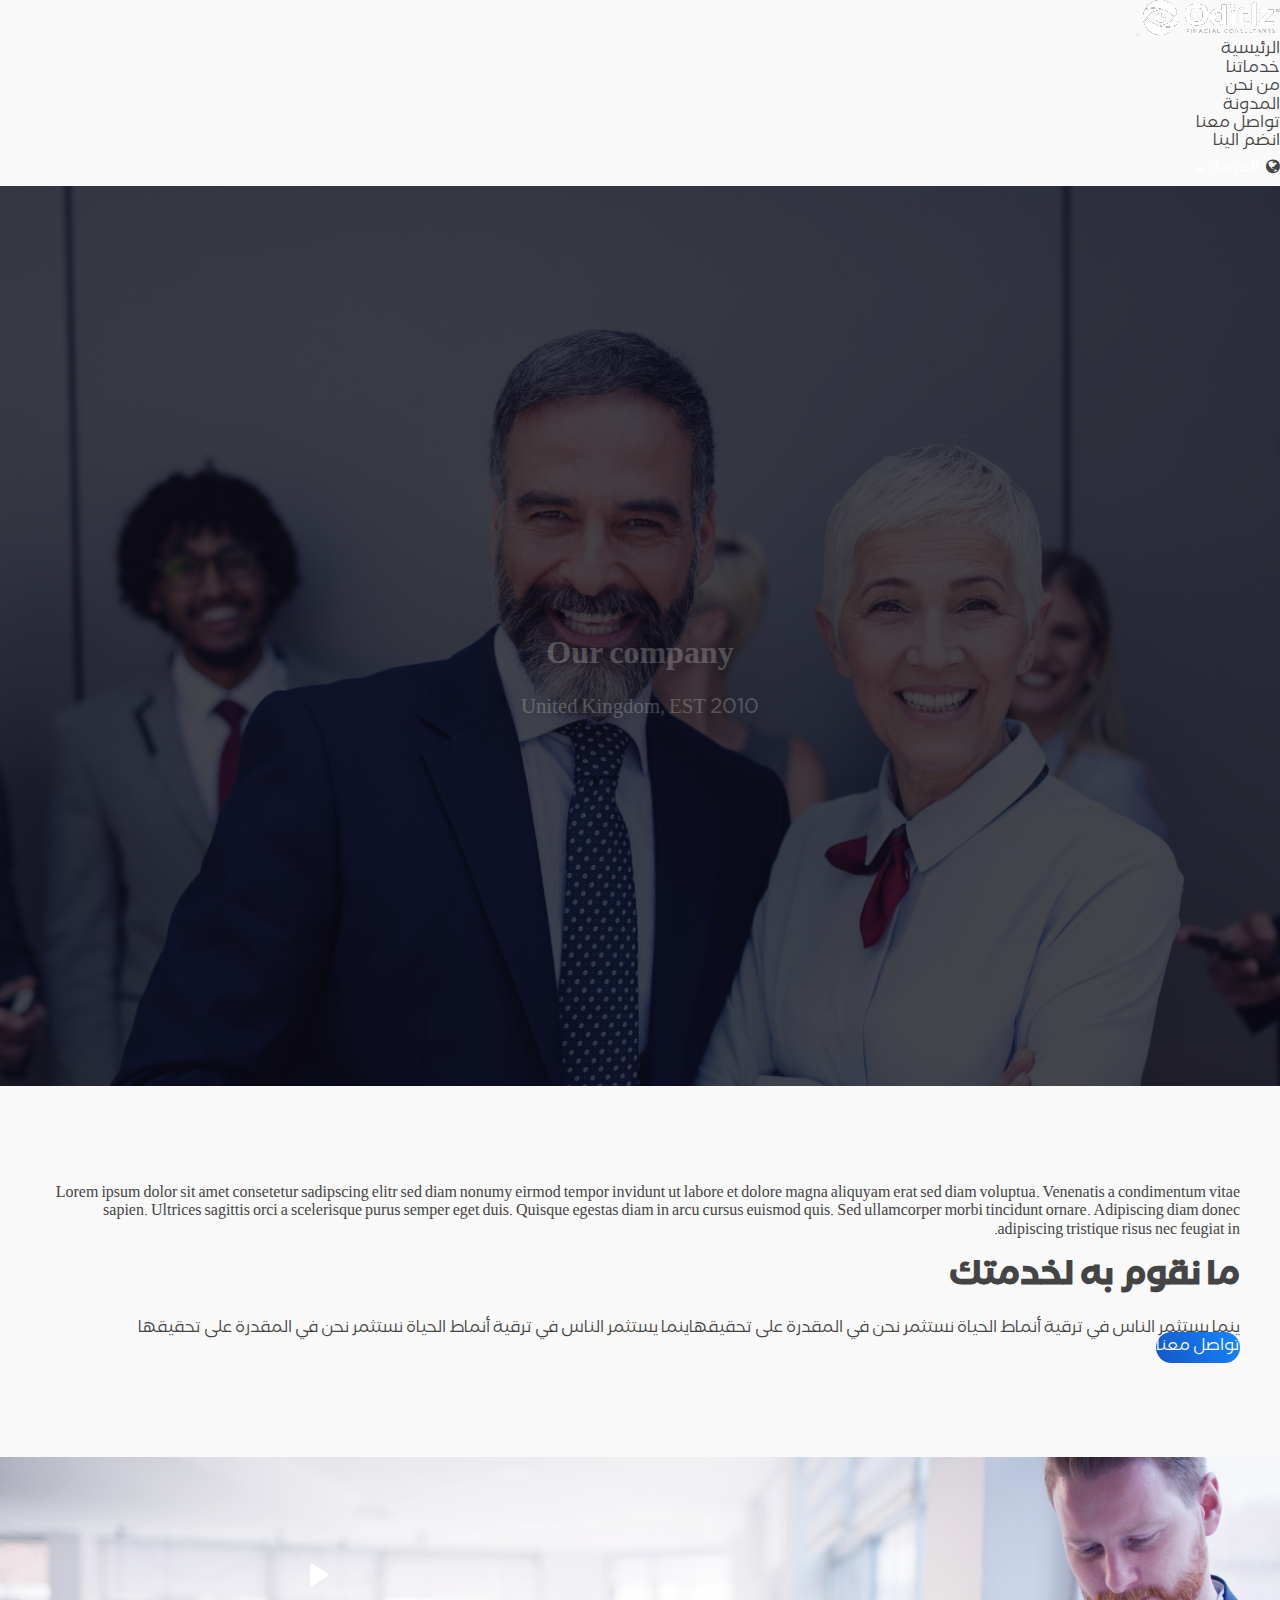
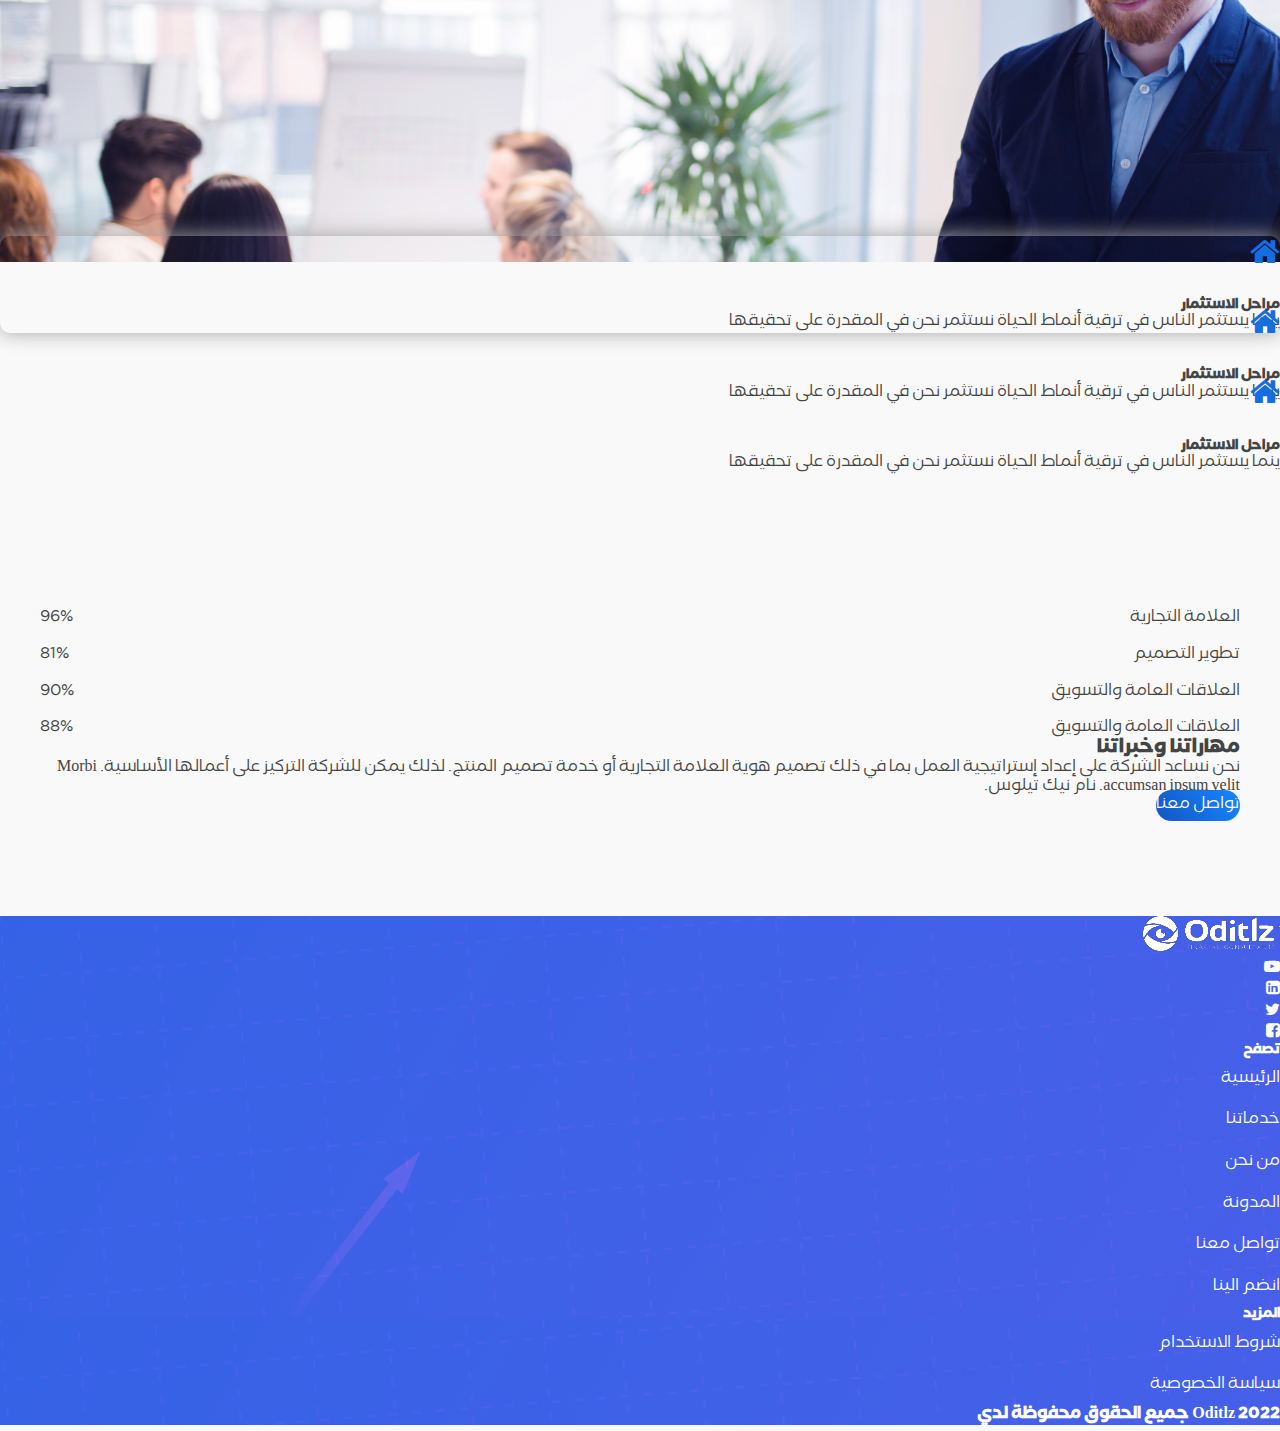
<file: about.html>
<!DOCTYPE html>
<html lang="ar" dir="rtl">

<head>
    <meta charset="UTF-8">
    <meta http-equiv="X-UA-Compatible" content="IE=edge">
    <meta name="viewport" content="width=device-width, initial-scale=1.0">
    <link rel="stylesheet" href="https://maxcdn.bootstrapcdn.com/font-awesome/4.6.3/css/font-awesome.min.css">
    <!--

            <link rel="stylesheet" href="https://cdn.jsdelivr.net/npm/bootstrap@4.6.1/dist/css/bootstrap.min.css"
        integrity="sha384-zCbKRCUGaJDkqS1kPbPd7TveP5iyJE0EjAuZQTgFLD2ylzuqKfdKlfG/eSrtxUkn" crossorigin="anonymous">

    -->
    <link rel="stylesheet" href="https://cdn.rtlcss.com/bootstrap/v4.5.3/css/bootstrap.min.css"
        integrity="sha384-JvExCACAZcHNJEc7156QaHXTnQL3hQBixvj5RV5buE7vgnNEzzskDtx9NQ4p6BJe" crossorigin="anonymous">
    <link rel="stylesheet" href="./assets/css/Normalizer.css">
    <link rel="stylesheet" href="./assets/css/style.css">
    <link rel="icon" type="image/x-icon" href="./assets/imgs/logo.ico">


    <title>oditlz | About</title>
</head>

<body>
    <nav class="navbar navbar-expand-md fixed-top navbar-dark">
        <div class="container">
            <a class="navbar-brand" href="./index.html">
                <img src="./assets/imgs/B&W horizontal logo.png" alt="" loading="lazy">
            </a>
            <button class="navbar-toggler" type="button" data-toggle="collapse" data-target="#navbarCollapse"
                aria-controls="navbarCollapse" aria-expanded="false" aria-label="Toggle navigation">
                <span class="navbar-toggler-icon"></span>
            </button>
            <div class="collapse navbar-collapse" id="navbarCollapse">
                <ul class="navbar-nav mr-auto">
                    <li class="nav-item">
                        <a class="nav-link" href="./index.html">الرئيسية <span class="sr-only">(current)</span></a>
                    </li>
                    <li class="nav-item">
                        <a class="nav-link" href="./services.html">خدماتنا</a>
                    </li>
                    <li class="nav-item active">
                        <a class="nav-link" href="./about.html">من نحن</a>
                    </li>
                    <li class="nav-item">
                        <a class="nav-link" href="./blog.html">المدونة</a>
                    </li>
                    <li class="nav-item">
                        <a class="nav-link" href="./contacts.html">تواصل معنا</a>
                    </li>
                    <li class="nav-item">
                        <a class="nav-link" href="./team.html">انضم الينا</a>
                    </li>
                </ul>
                <form class="form-inline mt-2 mt-md-0">

                    <div class="form-group">
                        <label>
                            <i class="fa fa-globe text-white"></i>
                        </label>
                        <select class="form-control">
                            <option>العربية</option>
                            <option>EN</option>
                        </select>
                    </div>
                </form>
            </div>
        </div>

    </nav>

    <section class="hero about">
        <div class="content">
            <div class="header">
                <h1>Our company</h1>
                <p>
                    United Kingdom, EST 2010
                </p>

            </div>

        </div>
    </section>









    <section class="about-myself">
        <div class="container">
            <div class="row">

                <div class="col-md-6">
                    <p>Lorem ipsum dolor sit amet consetetur sadipscing elitr sed diam nonumy eirmod tempor invidunt ut
                        labore et dolore magna aliquyam erat sed diam voluptua. Venenatis a condimentum vitae sapien.
                        Ultrices sagittis orci a scelerisque purus semper eget duis. Quisque egestas diam in arcu cursus
                        euismod quis. Sed ullamcorper morbi tincidunt ornare. Adipiscing diam donec adipiscing tristique
                        risus nec feugiat in.</p>
                </div>
                <div class="col-md-6">
                    <h1>ما نقوم به لخدمتك</h1>
                    <p>ينما يستثمر الناس في ترقية أنماط الحياة نستثمر نحن في المقدرة على تحقيقهاينما يستثمر الناس في
                        ترقية أنماط الحياة نستثمر نحن في المقدرة على تحقيقها</p>
                    <a href="./contacts.html" class="btn btn-custom-scoundary">
                        تواصل معنا
                    </a>
                </div>
            </div>
        </div>
    </section>
    <section class="about-myself fabout">


        <div class="row"></div>
    </section>
    <section class="fourth-about">
        <div class="container">
            <div class="row text-center">
                <div class="col-md-12">
                    <div class="row">
                        <div class="col-md-4 ">
                            <div class="card box-shadow">
                                <div class="card-body">
                                    <h1>
                                        <i class="fa fa-home" aria-hidden="true"></i>
                                    </h1>
                                    <h5>مراحل الاستثمار</h5>
                                    <p>ينما يستثمر الناس في ترقية أنماط الحياة نستثمر نحن في المقدرة على تحقيقها
                                    </p>
                                </div>
                            </div>
                        </div>
                        <div class="col-md-4">
                            <div class="card">
                                <div class="card-body">
                                    <h1>
                                        <i class="fa fa-home" aria-hidden="true"></i>
                                    </h1>
                                    <h5>مراحل الاستثمار</h5>
                                    <p>ينما يستثمر الناس في ترقية أنماط الحياة نستثمر نحن في المقدرة على تحقيقها
                                    </p>
                                </div>
                            </div>
                        </div>
                        <div class="col-md-4">
                            <div class="card">
                                <div class="card-body">
                                    <h1>
                                        <i class="fa fa-home" aria-hidden="true"></i>
                                    </h1>
                                    <h5>مراحل الاستثمار</h5>
                                    <p>ينما يستثمر الناس في ترقية أنماط الحياة نستثمر نحن في المقدرة على تحقيقها
                                    </p>
                                </div>
                            </div>
                        </div>
                    </div>
                </div>




            </div>


        </div>

        <div class="row">

        </div>
        <div class="row">

        </div>
    </section>

    <br> <br>



    <section class="about-myself ">
        <div class="container">
            <div class="row">
                <div class="col-md-6">
                    العلامة التجارية <span class="pull-left">96%</span>
                    <div class="progress">
                        <div class="progress-bar" role="progressbar" style="width: 96%" aria-valuenow="96"
                            aria-valuemin="0" aria-valuemax="100"></div>
                    </div>
                    <br>
                    تطوير التصميم <span class="pull-left">81%</span>
                    <div class="progress">
                        <div class="progress-bar" role="progressbar" style="width: 75%" aria-valuenow="75"
                            aria-valuemin="0" aria-valuemax="100"></div>
                    </div>
                    <br>
                    العلاقات العامة والتسويق <span class="pull-left">90%</span>
                    <div class="progress">
                        <div class="progress-bar" role="progressbar" style="width: 90%" aria-valuenow="90"
                            aria-valuemin="0" aria-valuemax="100"></div>
                    </div>
                    <br>
                    العلاقات العامة والتسويق <span class="pull-left">88%</span>
                    <div class="progress">
                        <div class="progress-bar" role="progressbar" style="width: 88%" aria-valuenow="88"
                            aria-valuemin="0" aria-valuemax="100"></div>
                    </div>
                </div>
                <div class="col-md-6">
                    <h3>مهاراتنا وخبراتنا</h3>
                    <p>
                        نحن نساعد الشركة على إعداد إستراتيجية العمل بما في ذلك تصميم هوية العلامة التجارية أو خدمة تصميم
                        المنتج. لذلك يمكن للشركة التركيز على أعمالها الأساسية. Morbi accumsan ipsum velit. نام نيك
                        تيلوس.
                    </p>
                    <a href="./contacts.html" class="btn btn-custom-scoundary">
                        تواصل معنا
                    </a>
                </div>

            </div>
        </div>
    </section>


    <footer>
        <div class="container">
            <div class="row p-5">
                <div class="col-md-3">
                    <div>
                        <img src="./assets/imgs/B&W horizontal logo.png">
                    </div>
                    <div class="row pt-3 text-white">
                        <div class=" col-2">
                            <i class="fa fa-youtube-play" aria-hidden="true"></i>
                        </div>
                        <div class="col-2">
                            <i class="fa fa-linkedin-square" aria-hidden="true"></i>
                        </div>
                        <div class="col-2">
                            <i class="fa fa-twitter" aria-hidden="true"></i>
                        </div>
                        <div class="col-2">
                            <i class="fa fa-facebook-square" aria-hidden="true"></i>
                        </div>
                    </div>
                </div>
                <div class="col-md-6">
                    <h5>تصفح</h5>
                    <div class="row">

                        <div class="col-md-6">
                            <ul>
                                <li>
                                    <a href="#">الرئيسية</a>
                                </li>
                                <li>
                                    <a href="#">خدماتنا</a>
                                </li>
                                <li>
                                    <a href="#">من نحن</a>
                                </li>

                            </ul>
                        </div>
                        <div class="col-md-6">
                            <ul>
                                <li>
                                    <a href="#">المدونة</a>
                                </li>
                                <li>
                                    <a href="#">تواصل معنا</a>
                                </li>
                                <li>
                                    <a href="#">انضم الينا</a>
                                </li>

                            </ul>
                        </div>
                    </div>
                </div>
                <div class="col-md-3">
                    <h5>المزيد</h5>
                    <ul>
                        <li>
                            <a href="#">شروط الاستخدام</a>
                        </li>
                        <li>
                            <a href="#">سياسة الخصوصية</a>
                        </li>

                    </ul>
                </div>

            </div>
            <div class="row pt-4 pb-5 text-center">
                <div class="col-md-12">
                    <h4>2022 Oditlz جميع الحقوق محفوظة لدي</h4>
                </div>
            </div>
        </div>


    </footer>






    <script src="https://code.jquery.com/jquery-2.2.4.min.js"></script>
    <script src="https://cdn.jsdelivr.net/npm/bootstrap@4.6.1/dist/js/bootstrap.bundle.min.js"
        integrity="sha384-fQybjgWLrvvRgtW6bFlB7jaZrFsaBXjsOMm/tB9LTS58ONXgqbR9W8oWht/amnpF" crossorigin="anonymous">
    </script>
    <script src="https://jacoblett.github.io/bootstrap4-latest/bootstrap-4-latest.min.js"></script>
    <script src="./assets/js/script.js"></script>

</body>

</html>
</file>
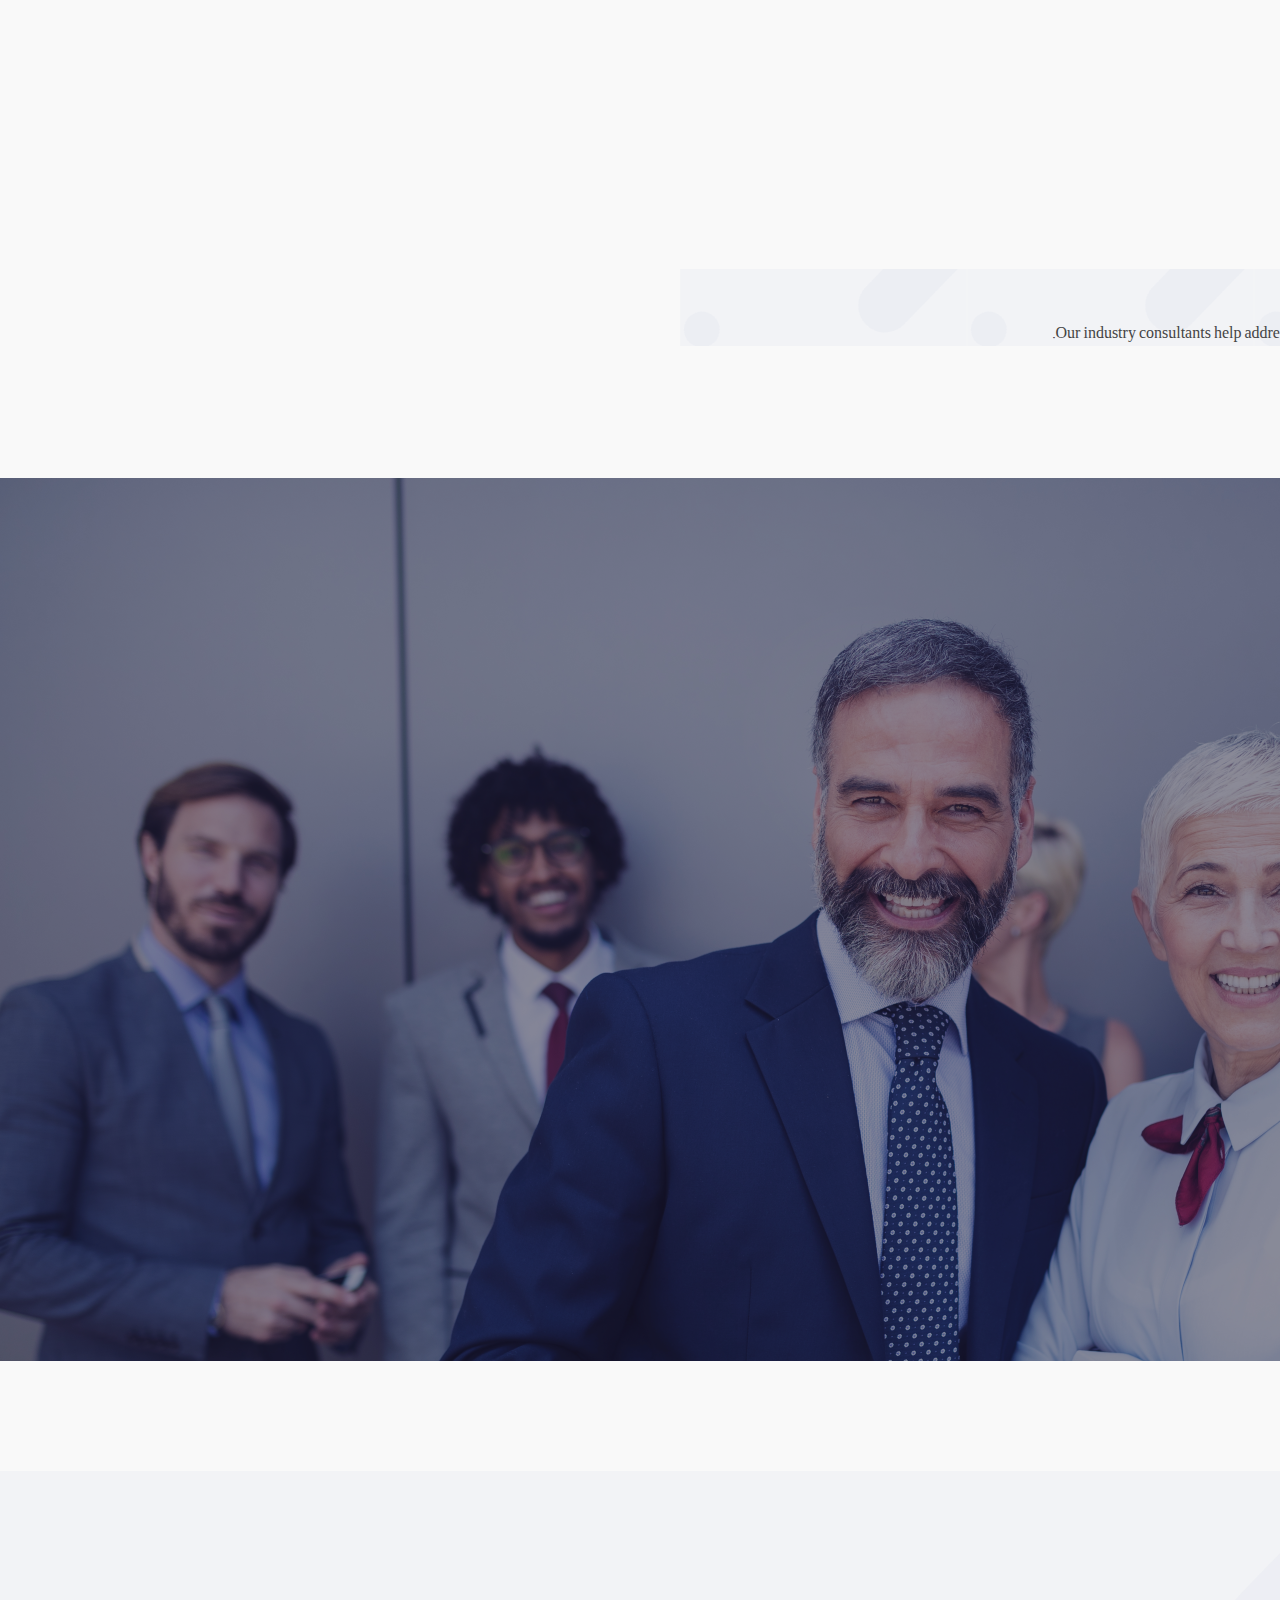
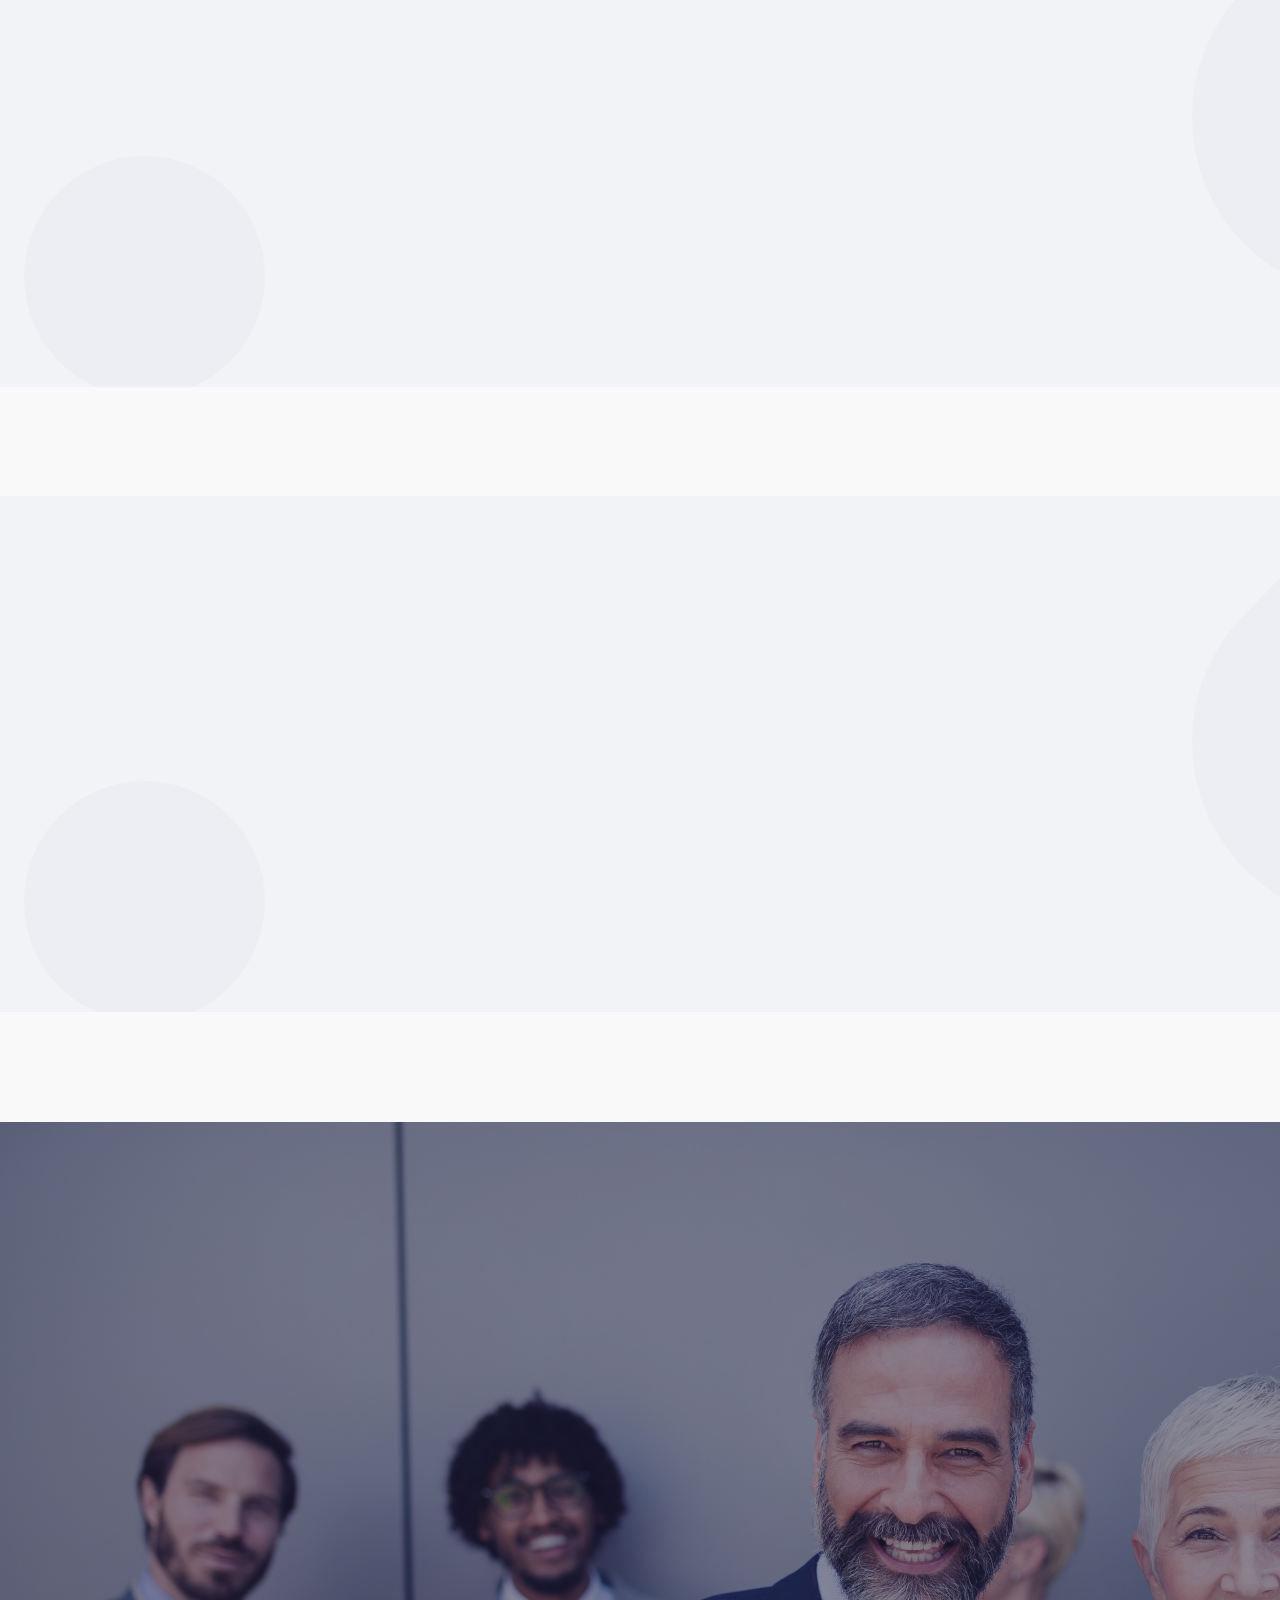
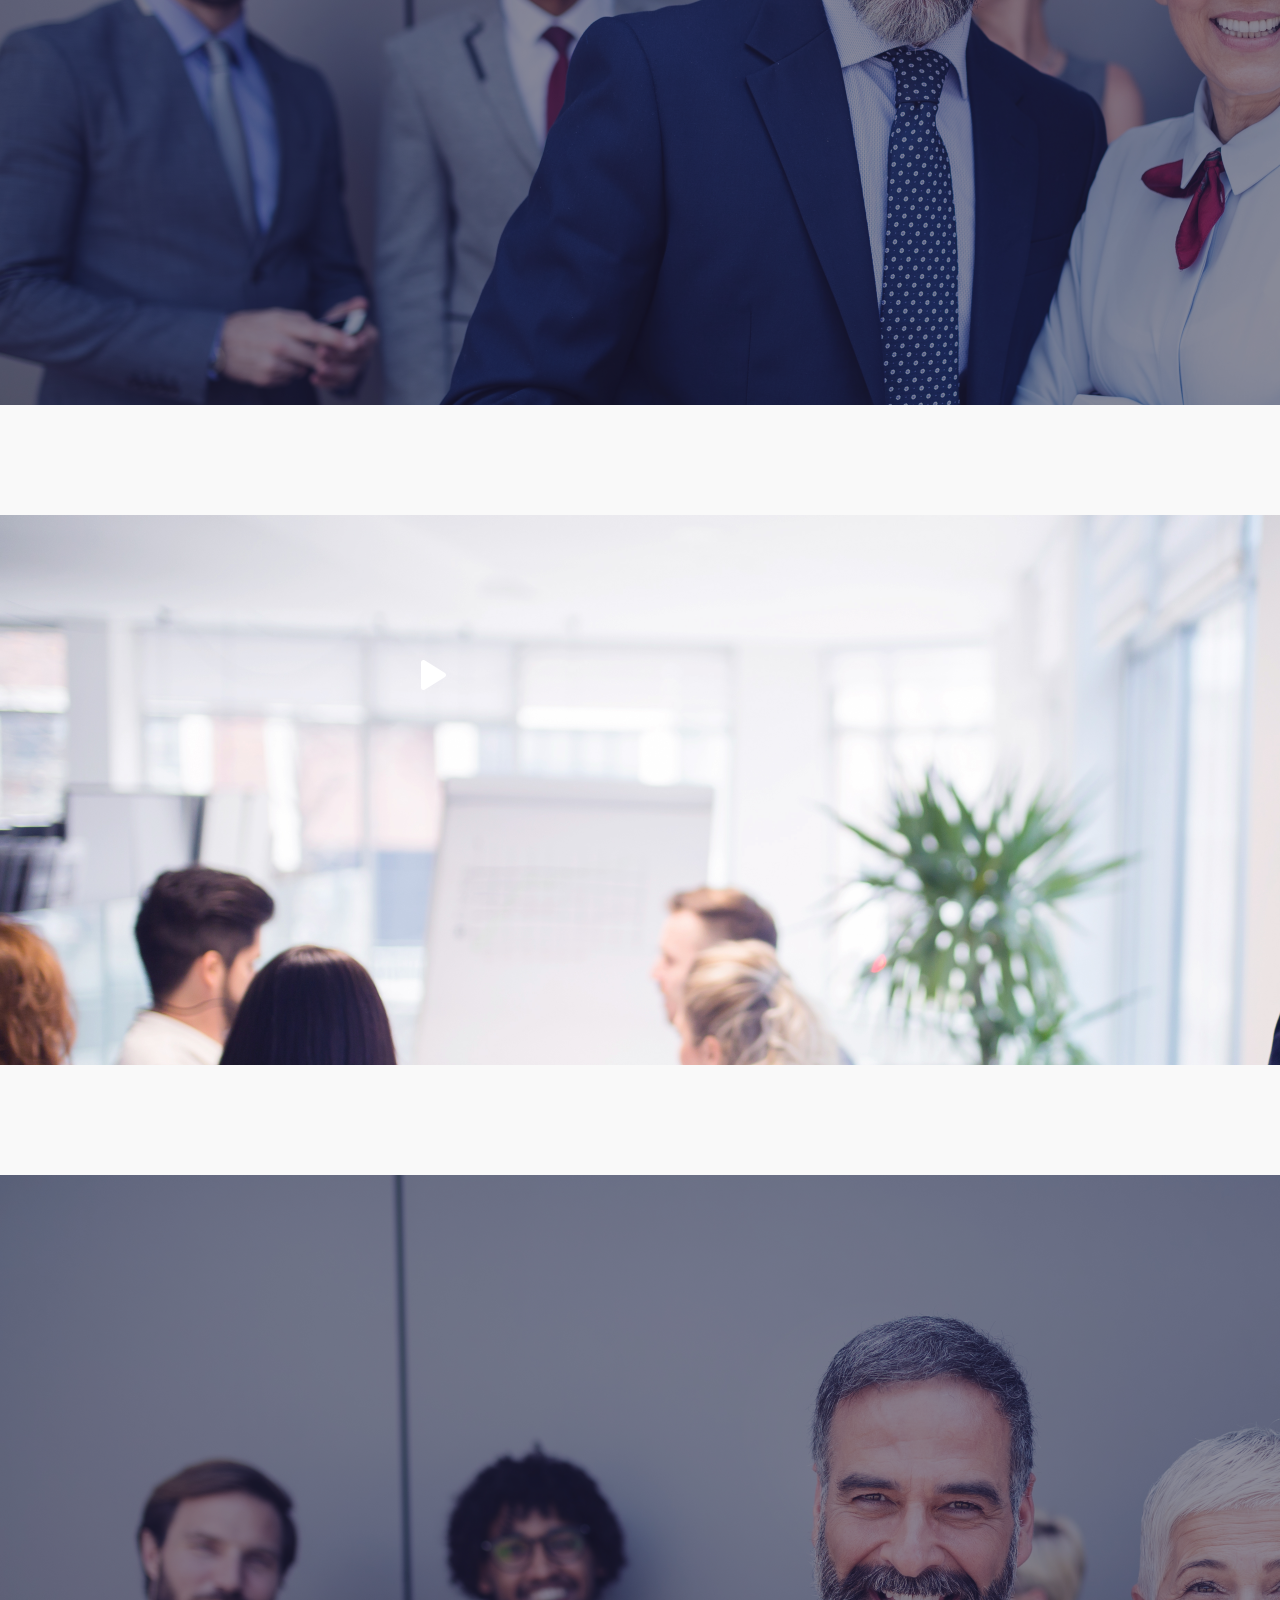
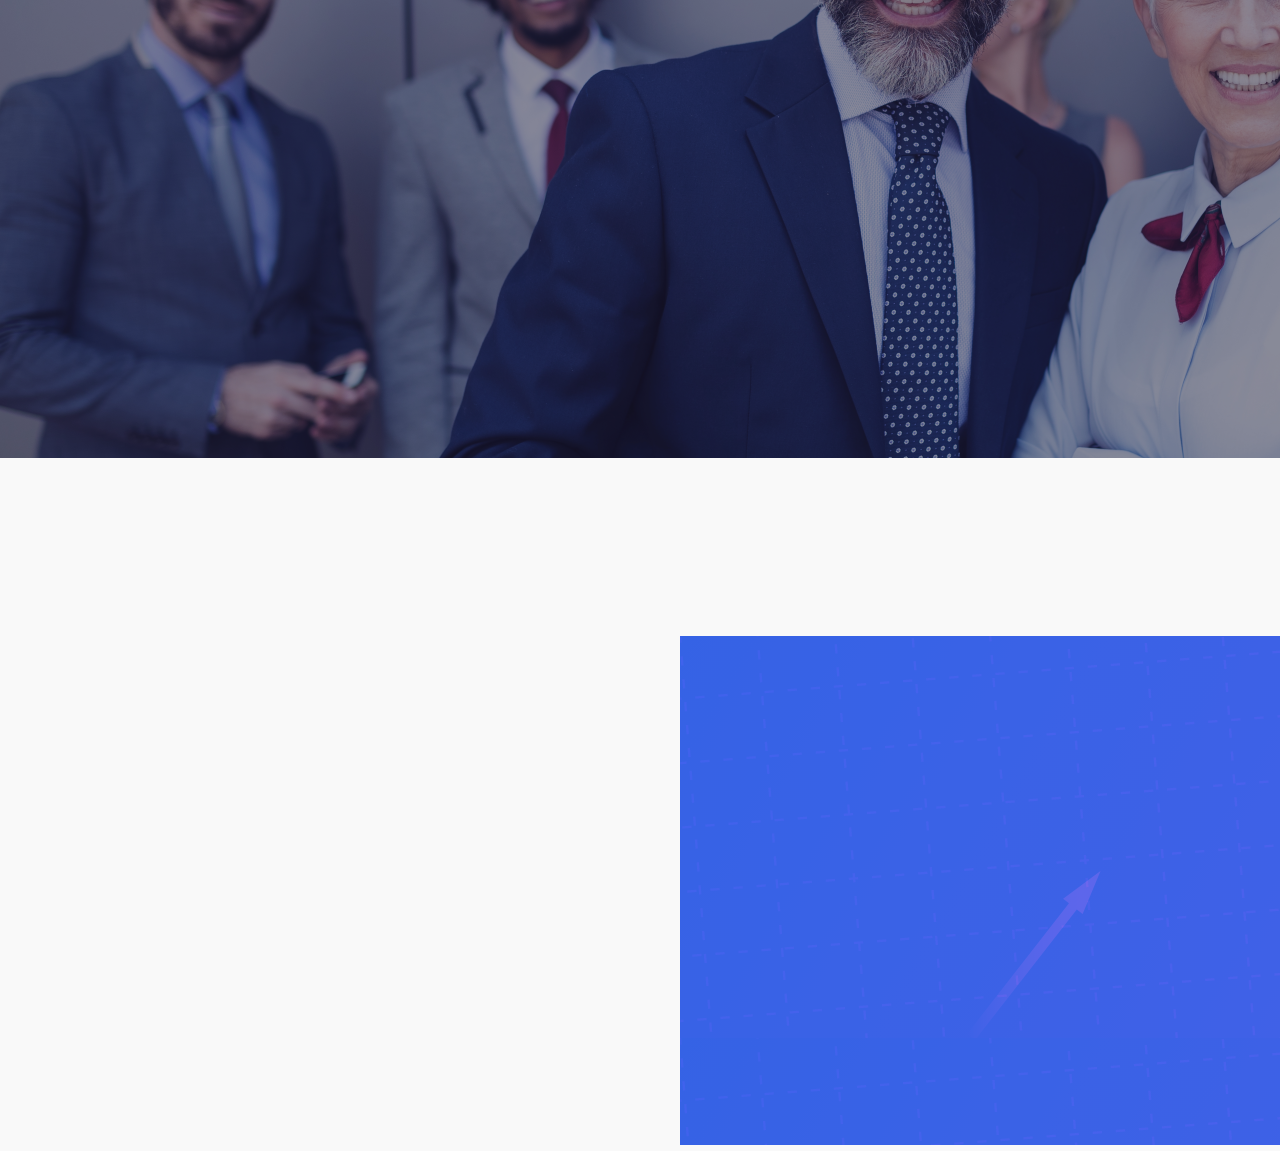
<file: blog.html>
<!DOCTYPE html>
<html lang="ar" dir="rtl">

<head>
    <meta charset="UTF-8">
    <meta http-equiv="X-UA-Compatible" content="IE=edge">
    <meta name="viewport" content="width=device-width, initial-scale=1.0">
    <link rel="stylesheet" href="https://maxcdn.bootstrapcdn.com/font-awesome/4.6.3/css/font-awesome.min.css">
    <!--

            <link rel="stylesheet" href="https://cdn.jsdelivr.net/npm/bootstrap@4.6.1/dist/css/bootstrap.min.css"
        integrity="sha384-zCbKRCUGaJDkqS1kPbPd7TveP5iyJE0EjAuZQTgFLD2ylzuqKfdKlfG/eSrtxUkn" crossorigin="anonymous">

    -->
    <link rel="stylesheet" href="https://cdn.rtlcss.com/bootstrap/v4.5.3/css/bootstrap.min.css"
        integrity="sha384-JvExCACAZcHNJEc7156QaHXTnQL3hQBixvj5RV5buE7vgnNEzzskDtx9NQ4p6BJe" crossorigin="anonymous">
    <link rel="stylesheet" href="./assets/css/Normalizer.css">
    <link rel="stylesheet" href="./assets/css/style.css">
    <link rel="icon" type="image/x-icon" href="./assets/imgs/logo.ico">

    <title>Oditlz | Blog</title>
</head>

<body>
    <nav class="navbar navbar-expand-md fixed-top navbar-dark bg-primary">
        <div class="container">
            <a class="navbar-brand" href="./index.html">
                <img src="./assets/imgs/B&W horizontal logo.png" alt="" loading="lazy">
            </a>
            <button class="navbar-toggler" type="button" data-toggle="collapse" data-target="#navbarCollapse"
                aria-controls="navbarCollapse" aria-expanded="false" aria-label="Toggle navigation">
                <span class="navbar-toggler-icon"></span>
            </button>
            <div class="collapse navbar-collapse" id="navbarCollapse">
                <ul class="navbar-nav mr-auto">
                    <li class="nav-item">
                        <a class="nav-link" href="./index.html">الرئيسية <span class="sr-only">(current)</span></a>
                    </li>
                    <li class="nav-item ">
                        <a class="nav-link" href="./services.html">خدماتنا</a>
                    </li>
                    <li class="nav-item ">
                        <a class="nav-link" href="./about.html">من نحن</a>
                    </li>
                    <li class="nav-item active">
                        <a class="nav-link" href="./blog.html">المدونة</a>
                    </li>
                    <li class="nav-item ">
                        <a class="nav-link" href="./contacts.html">تواصل معنا</a>
                    </li>
                    <li class="nav-item">
                        <a class="nav-link" href="./team.html">انضم الينا</a>
                    </li>
                </ul>
                <form class="form-inline mt-2 mt-md-0">

                    <div class="form-group">
                        <label>
                            <i class="fa fa-globe text-white"></i>
                        </label>
                        <select class="form-control">
                            <option>العربية</option>
                            <option>EN</option>
                        </select>
                    </div>
                </form>
            </div>
        </div>

    </nav>






    <section class="hero Contact">

        <div class="jumbotron jumbotron-fluid">
            <div class="container">
                <div class="row">
                    <div class="col-md-6">
                        <h1 class="">مدونتنا</h1>
                        <p class="lead">
                            Our industry consultants help address your most challenging issues by providing strategic,
                            financial, operational, human capital, and IT services.
                        </p>
                        <!-- <div>
                            <a href="#" class="btn btn-custom-scoundary">من نحن</a>
                            <a href="#" class="btn">انضم الينا</a>
                        </div> -->
                    </div>
                </div>
            </div>
        </div>
    </section>

    <section class="about-myself blogd">
        <div class="container">
            <div class="row">
                <div class="col-md-6">
                    <div class="card">
                        <img class="card-img-top" src="./assets/imgs/about.png" alt="Card image cap">
                        <div class="card-body text-center">
                            <h5 class="card-title">الخبر الاول</h5>
                            <p class="card-text">Some quick example text to build on the card title and make up the bulk
                                of the card's content.</p>
                            <a href="singleblog.html" class="btn btn-custom-scoundary">Read more</a>
                        </div>
                        <div class="card-footer text-muted">
                            <span class="float-right">
                                <a href="#">
                                    <span class="badge badge-pill badge-primary">Primary</span>
                                </a>
                                <a href="#">
                                    <span class="badge badge-pill badge-primary">Primary</span>
                                </a>
                                <a href="#">
                                    <span class="badge badge-pill badge-primary">Primary</span>
                                </a>
                            </span>
                            <span>
                                11 Nov 2022
                            </span>
                        </div>
                    </div>
                </div>
                <div class="col-md-6">
                    <div class="card">
                        <img class="card-img-top" src="./assets/imgs/ContactBG.svg" alt="Card image cap">
                        <div class="card-body text-center">
                            <h5 class="card-title">الخبر الاول</h5>
                            <p class="card-text">Some quick example text to build on the card title and make up the bulk
                                of the card's content.</p>
                            <a href="singleblog.html" class="btn btn-custom-scoundary">Read more</a>
                        </div>
                        <div class="card-footer text-muted">
                            <span class="float-right">
                                <a href="#">
                                    <span class="badge badge-pill badge-primary">Primary</span>
                                </a>
                                <a href="#">
                                    <span class="badge badge-pill badge-primary">Primary</span>
                                </a>
                                <a href="#">
                                    <span class="badge badge-pill badge-primary">Primary</span>
                                </a>
                            </span>
                            <span>
                                11 Nov 2022
                            </span>
                        </div>
                    </div>
                </div>
                <div class="col-md-6">
                    <div class="card">
                        <img class="card-img-top" src="./assets/imgs/ContactBG.svg" alt="Card image cap">
                        <div class="card-body text-center">
                            <h5 class="card-title">الخبر الاول</h5>
                            <p class="card-text">Some quick example text to build on the card title and make up the bulk
                                of the card's content.</p>
                            <a href="singleblog.html" class="btn btn-custom-scoundary">Read more</a>
                        </div>
                        <div class="card-footer text-muted">
                            <span class="float-right">
                                <a href="#">
                                    <span class="badge badge-pill badge-primary">Primary</span>
                                </a>
                                <a href="#">
                                    <span class="badge badge-pill badge-primary">Primary</span>
                                </a>
                                <a href="#">
                                    <span class="badge badge-pill badge-primary">Primary</span>
                                </a>
                            </span>
                            <span>
                                11 Nov 2022
                            </span>
                        </div>
                    </div>
                </div>
                <div class="col-md-6">
                    <div class="card">
                        <img class="card-img-top" src="./assets/imgs/about.png" alt="Card image cap">
                        <div class="card-body text-center">
                            <h5 class="card-title">الخبر الاول</h5>
                            <p class="card-text">Some quick example text to build on the card title and make up the bulk
                                of the card's content.</p>
                            <a href="singleblog.html" class="btn btn-custom-scoundary">Read more</a>
                        </div>
                        <div class="card-footer text-muted">
                            <span class="float-right">
                                <a href="#">
                                    <span class="badge badge-pill badge-primary">Primary</span>
                                </a>
                                <a href="#">
                                    <span class="badge badge-pill badge-primary">Primary</span>
                                </a>
                                <a href="#">
                                    <span class="badge badge-pill badge-primary">Primary</span>
                                </a>
                            </span>
                            <span>
                                11 Nov 2022
                            </span>
                        </div>
                    </div>
                </div>
                <div class="col-md-6">
                    <div class="card">
                        <img class="card-img-top" src="./assets/imgs/FAbout.png" alt="Card image cap">
                        <div class="card-body text-center">
                            <h5 class="card-title">الخبر الاول</h5>
                            <p class="card-text">Some quick example text to build on the card title and make up the bulk
                                of the card's content.</p>
                            <a href="singleblog.html" class="btn btn-custom-scoundary">Read more</a>
                        </div>
                        <div class="card-footer text-muted">
                            <span class="float-right">
                                <a href="#">
                                    <span class="badge badge-pill badge-primary">Primary</span>
                                </a>
                                <a href="#">
                                    <span class="badge badge-pill badge-primary">Primary</span>
                                </a>
                                <a href="#">
                                    <span class="badge badge-pill badge-primary">Primary</span>
                                </a>
                            </span>
                            <span>
                                11 Nov 2022
                            </span>
                        </div>
                    </div>
                </div>
                <div class="col-md-6">
                    <div class="card">
                        <img class="card-img-top" src="./assets/imgs/about.png" alt="Card image cap">
                        <div class="card-body text-center">
                            <h5 class="card-title">الخبر الاول</h5>
                            <p class="card-text">Some quick example text to build on the card title and make up the bulk
                                of the card's content.</p>
                            <a href="singleblog.html" class="btn btn-custom-scoundary">Read more</a>
                        </div>
                        <div class="card-footer text-muted">
                            <span class="float-right">
                                <a href="#">
                                    <span class="badge badge-pill badge-primary">Primary</span>
                                </a>
                                <a href="#">
                                    <span class="badge badge-pill badge-primary">Primary</span>
                                </a>
                                <a href="#">
                                    <span class="badge badge-pill badge-primary">Primary</span>
                                </a>
                            </span>
                            <span>
                                11 Nov 2022
                            </span>
                        </div>
                    </div>
                </div>
            </div>
        </div>
    </section>


    <footer>
        <div class="container">
            <div class="row p-5">
                <div class="col-md-3">
                    <div>
                        <img src="./assets/imgs/B&W horizontal logo.png">
                    </div>
                    <div class="row pt-3 text-white">
                        <div class=" col-2">
                            <i class="fa fa-youtube-play" aria-hidden="true"></i>
                        </div>
                        <div class="col-2">
                            <i class="fa fa-linkedin-square" aria-hidden="true"></i>
                        </div>
                        <div class="col-2">
                            <i class="fa fa-twitter" aria-hidden="true"></i>
                        </div>
                        <div class="col-2">
                            <i class="fa fa-facebook-square" aria-hidden="true"></i>
                        </div>
                    </div>
                </div>
                <div class="col-md-6">
                    <h5>تصفح</h5>
                    <div class="row">

                        <div class="col-md-6">
                            <ul>
                                <li>
                                    <a href="#">الرئيسية</a>
                                </li>
                                <li>
                                    <a href="#">خدماتنا</a>
                                </li>
                                <li>
                                    <a href="#">من نحن</a>
                                </li>

                            </ul>
                        </div>
                        <div class="col-md-6">
                            <ul>
                                <li>
                                    <a href="#">المدونة</a>
                                </li>
                                <li>
                                    <a href="#">تواصل معنا</a>
                                </li>
                                <li>
                                    <a href="#">انضم الينا</a>
                                </li>

                            </ul>
                        </div>
                    </div>
                </div>
                <div class="col-md-3">
                    <h5>المزيد</h5>
                    <ul>
                        <li>
                            <a href="#">شروط الاستخدام</a>
                        </li>
                        <li>
                            <a href="#">سياسة الخصوصية</a>
                        </li>

                    </ul>
                </div>

            </div>
            <div class="row pt-4 pb-5 text-center">
                <div class="col-md-12">
                    <h4>2022 Oditlz جميع الحقوق محفوظة لدي</h4>
                </div>
            </div>
        </div>


    </footer>






    <script src="https://code.jquery.com/jquery-2.2.4.min.js"></script>
    <script src="https://cdn.jsdelivr.net/npm/bootstrap@4.6.1/dist/js/bootstrap.bundle.min.js"
        integrity="sha384-fQybjgWLrvvRgtW6bFlB7jaZrFsaBXjsOMm/tB9LTS58ONXgqbR9W8oWht/amnpF" crossorigin="anonymous">
    </script>
    <script src="https://jacoblett.github.io/bootstrap4-latest/bootstrap-4-latest.min.js"></script>


</body>

</html>
</file>
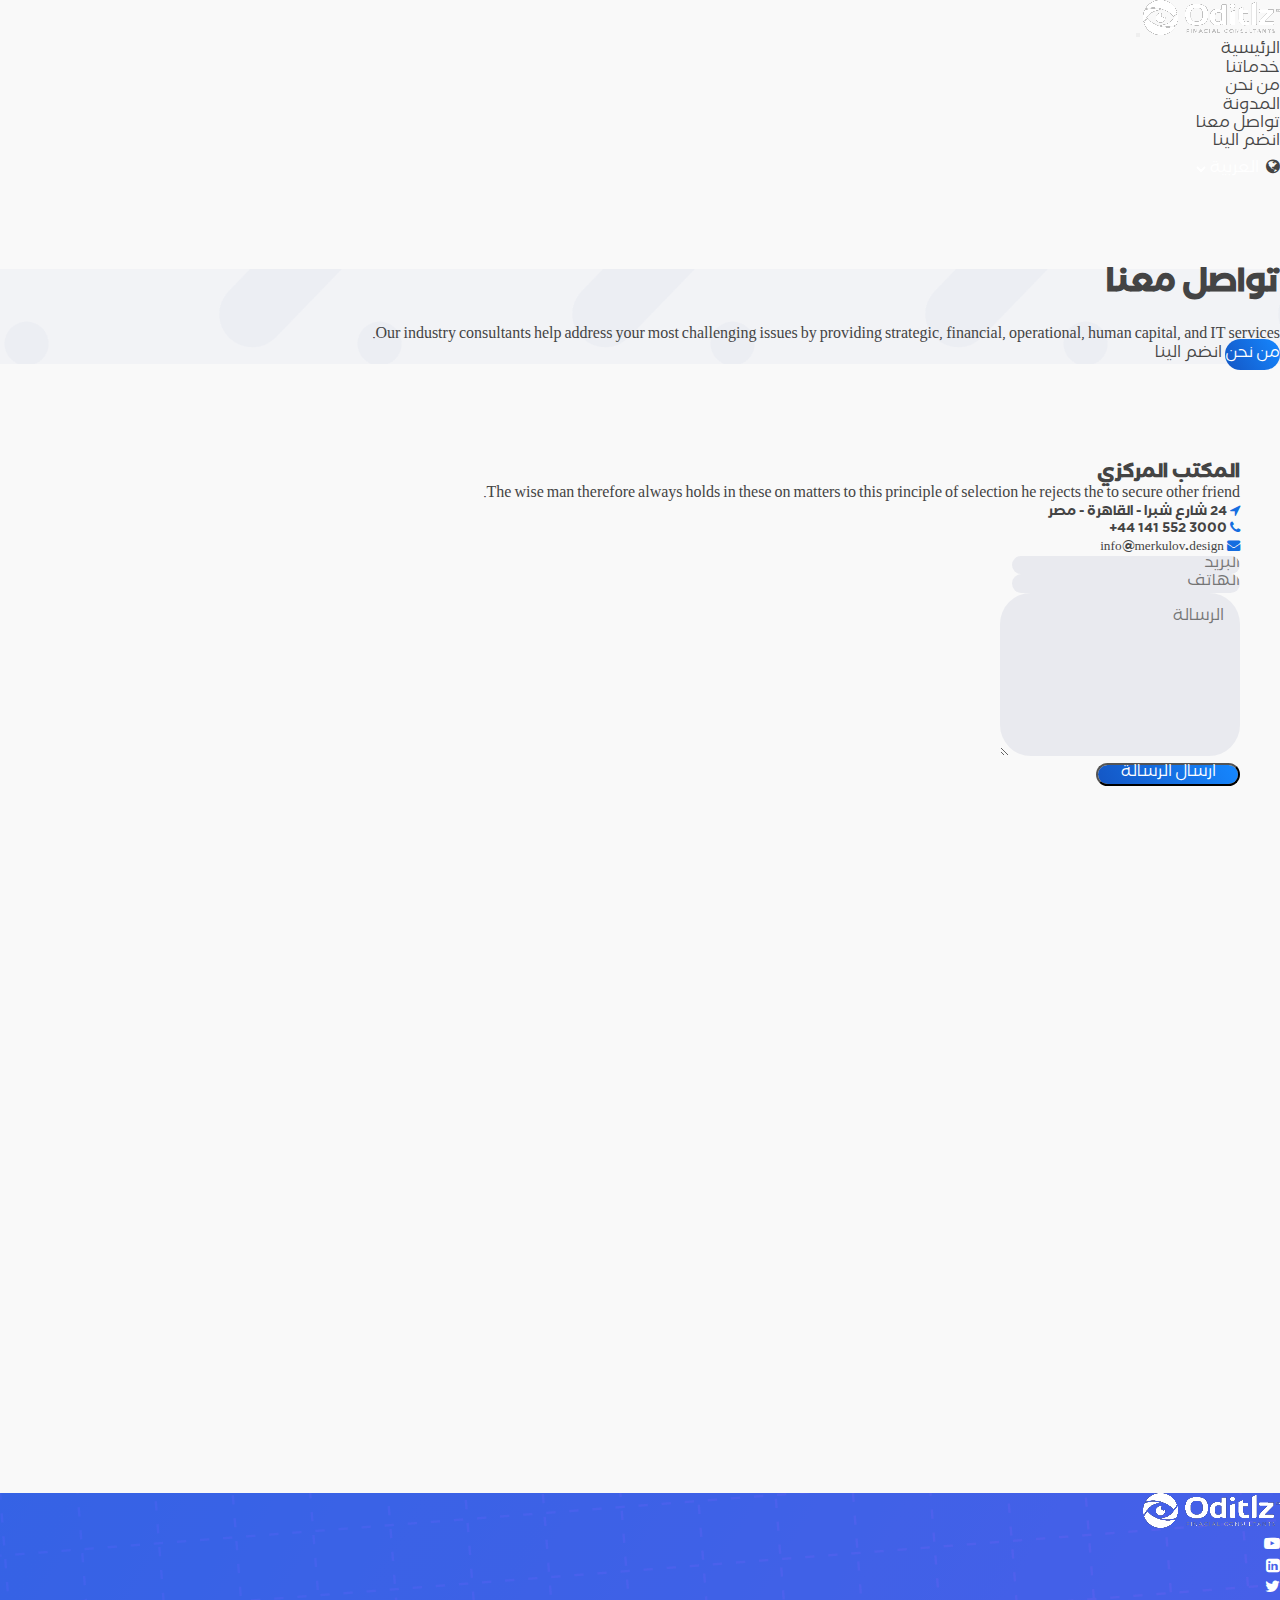
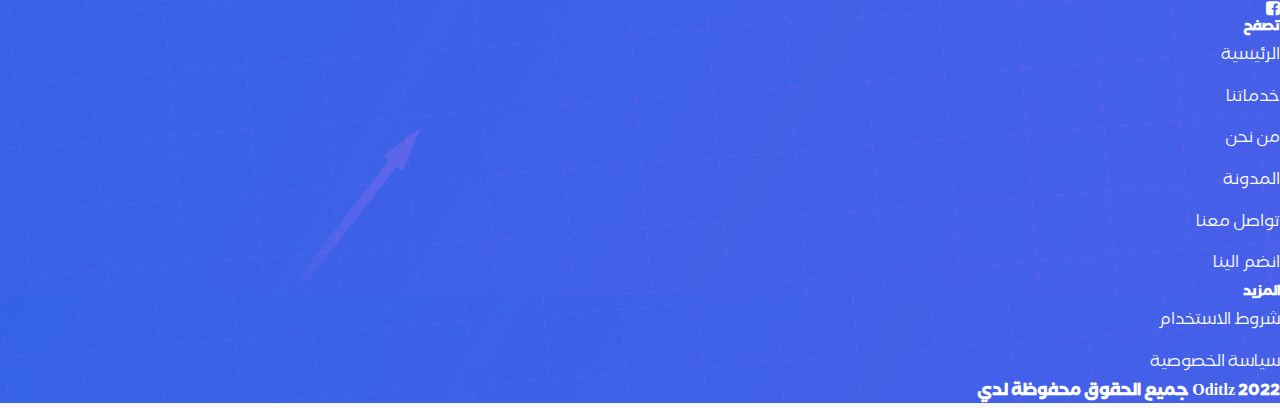
<file: contacts.html>
<!DOCTYPE html>
<html lang="ar" dir="rtl">

<head>
    <meta charset="UTF-8">
    <meta http-equiv="X-UA-Compatible" content="IE=edge">
    <meta name="viewport" content="width=device-width, initial-scale=1.0">
    <link rel="stylesheet" href="https://maxcdn.bootstrapcdn.com/font-awesome/4.6.3/css/font-awesome.min.css">
    <!--

            <link rel="stylesheet" href="https://cdn.jsdelivr.net/npm/bootstrap@4.6.1/dist/css/bootstrap.min.css"
        integrity="sha384-zCbKRCUGaJDkqS1kPbPd7TveP5iyJE0EjAuZQTgFLD2ylzuqKfdKlfG/eSrtxUkn" crossorigin="anonymous">

    -->
    <link rel="stylesheet" href="https://cdn.rtlcss.com/bootstrap/v4.5.3/css/bootstrap.min.css"
        integrity="sha384-JvExCACAZcHNJEc7156QaHXTnQL3hQBixvj5RV5buE7vgnNEzzskDtx9NQ4p6BJe" crossorigin="anonymous">
    <link rel="stylesheet" href="./assets/css/Normalizer.css">
    <link rel="stylesheet" href="./assets/css/style.css">
    <link rel="icon" type="image/x-icon" href="./assets/imgs/logo.ico">

    <title>Oditlz | Contact US</title>
</head>

<body>
    <nav class="navbar navbar-expand-md fixed-top navbar-dark bg-primary">
        <div class="container">
            <a class="navbar-brand" href="./index.html">
                <img src="./assets/imgs/B&W horizontal logo.png" alt="" loading="lazy">
            </a>
            <button class="navbar-toggler" type="button" data-toggle="collapse" data-target="#navbarCollapse"
                aria-controls="navbarCollapse" aria-expanded="false" aria-label="Toggle navigation">
                <span class="navbar-toggler-icon"></span>
            </button>
            <div class="collapse navbar-collapse" id="navbarCollapse">
                <ul class="navbar-nav mr-auto">
                    <li class="nav-item">
                        <a class="nav-link" href="./index.html">الرئيسية <span class="sr-only">(current)</span></a>
                    </li>
                    <li class="nav-item ">
                        <a class="nav-link" href="./services.html">خدماتنا</a>
                    </li>
                    <li class="nav-item ">
                        <a class="nav-link" href="./about.html">من نحن</a>
                    </li>
                    <li class="nav-item">
                        <a class="nav-link" href="./blog.html">المدونة</a>
                    </li>
                    <li class="nav-item active">
                        <a class="nav-link" href="./contacts.html">تواصل معنا</a>
                    </li>
                    <li class="nav-item">
                        <a class="nav-link" href="./team.html">انضم الينا</a>
                    </li>
                </ul>
                <form class="form-inline mt-2 mt-md-0">

                    <div class="form-group">
                        <label>
                            <i class="fa fa-globe text-white"></i>
                        </label>
                        <select class="form-control">
                            <option>العربية</option>
                            <option>EN</option>
                        </select>
                    </div>
                </form>
            </div>
        </div>

    </nav>






    <section class="hero Contact">

        <div class="jumbotron jumbotron-fluid">
            <div class="container">
                <div class="row">
                    <div class="col-md-6">
                        <h1 class="display-4">تواصل معنا</h1>
                        <p class="lead">
                            Our industry consultants help address your most challenging issues by providing strategic,
                            financial, operational, human capital, and IT services.
                        </p>
                        <div>
                            <a href="#" class="btn btn-custom-scoundary">من نحن</a>
                            <a href="#" class="btn">انضم الينا</a>
                        </div>
                    </div>
                </div>
            </div>
        </div>
    </section>

    <section class="about-myself">
        <div class="container">
            <div class="row">

                <div class="col-md-6">
                    <h3>المكتب المركزي</h3>
                    <p>The wise man therefore always holds in these on matters to this principle of selection he rejects
                        the to secure other friend.</p>

                    <h5 class="p-1">
                        <i class="fa fa-location-arrow" aria-hidden="true"></i> <span>24 شارع شبرا - القاهرة -
                            مصر</span>
                    </h5>
                    <h5 class="p-1">
                        <i class="fa fa-phone" aria-hidden="true"></i> <span dir="ltr">+44 141 552 3000</span>
                    </h5>
                    <h5 class="p-1">
                        <i class="fa fa-envelope" aria-hidden="true"></i> <span>info@merkulov.design</span>
                    </h5>
                </div>


                <div class="col-md-6">
                    <form>
                        <div class="row p-2">
                            <div class="col-md-6 p-2">
                                <input type="email" class="form-control" placeholder="البريد">
                            </div>
                            <div class="col-md-6 p-2">
                                <input type="text" class="form-control" placeholder="الهاتف">
                            </div>
                            <div class="col-md-12 p-2">
                                <textarea class="form-control" rows="8" placeholder="الرسالة"></textarea>
                            </div>

                            <button type="submit" class="btn btn-custom-scoundary">ارسال الرسالة</button>
                        </div>
                    </form>
                </div>
            </div>
        </div>
    </section>


    <section>
        <iframe
            src="https://www.google.com/maps/embed?pb=!1m18!1m12!1m3!1d442282.5171397959!2d31.279806574921324!3d29.998617248888905!2m3!1f0!2f0!3f0!3m2!1i1024!2i768!4f13.1!3m3!1m2!1s0x1458109d9117a8cf%3A0x269b3d02e26da2b9!2sCairo%20Governorate!5e0!3m2!1sen!2seg!4v1651295678908!5m2!1sen!2seg"
            width="100%" height="600" style="border:0;" allowfullscreen="" loading="lazy"
            referrerpolicy="no-referrer-when-downgrade"></iframe>
    </section>


    <footer>
        <div class="container">
            <div class="row p-5">
                <div class="col-md-3">
                    <div>
                        <img src="./assets/imgs/B&W horizontal logo.png">
                    </div>
                    <div class="row pt-3 text-white">
                        <div class=" col-2">
                            <i class="fa fa-youtube-play" aria-hidden="true"></i>
                        </div>
                        <div class="col-2">
                            <i class="fa fa-linkedin-square" aria-hidden="true"></i>
                        </div>
                        <div class="col-2">
                            <i class="fa fa-twitter" aria-hidden="true"></i>
                        </div>
                        <div class="col-2">
                            <i class="fa fa-facebook-square" aria-hidden="true"></i>
                        </div>
                    </div>
                </div>
                <div class="col-md-6">
                    <h5>تصفح</h5>
                    <div class="row">

                        <div class="col-md-6">
                            <ul>
                                <li>
                                    <a href="#">الرئيسية</a>
                                </li>
                                <li>
                                    <a href="#">خدماتنا</a>
                                </li>
                                <li>
                                    <a href="#">من نحن</a>
                                </li>

                            </ul>
                        </div>
                        <div class="col-md-6">
                            <ul>
                                <li>
                                    <a href="#">المدونة</a>
                                </li>
                                <li>
                                    <a href="#">تواصل معنا</a>
                                </li>
                                <li>
                                    <a href="#">انضم الينا</a>
                                </li>

                            </ul>
                        </div>
                    </div>
                </div>
                <div class="col-md-3">
                    <h5>المزيد</h5>
                    <ul>
                        <li>
                            <a href="#">شروط الاستخدام</a>
                        </li>
                        <li>
                            <a href="#">سياسة الخصوصية</a>
                        </li>

                    </ul>
                </div>

            </div>
            <div class="row pt-4 pb-5 text-center">
                <div class="col-md-12">
                    <h4>2022 Oditlz جميع الحقوق محفوظة لدي</h4>
                </div>
            </div>
        </div>


    </footer>






    <script src="https://code.jquery.com/jquery-2.2.4.min.js"></script>
    <script src="https://cdn.jsdelivr.net/npm/bootstrap@4.6.1/dist/js/bootstrap.bundle.min.js"
        integrity="sha384-fQybjgWLrvvRgtW6bFlB7jaZrFsaBXjsOMm/tB9LTS58ONXgqbR9W8oWht/amnpF" crossorigin="anonymous">
    </script>
    <script src="https://jacoblett.github.io/bootstrap4-latest/bootstrap-4-latest.min.js"></script>


</body>

</html>
</file>
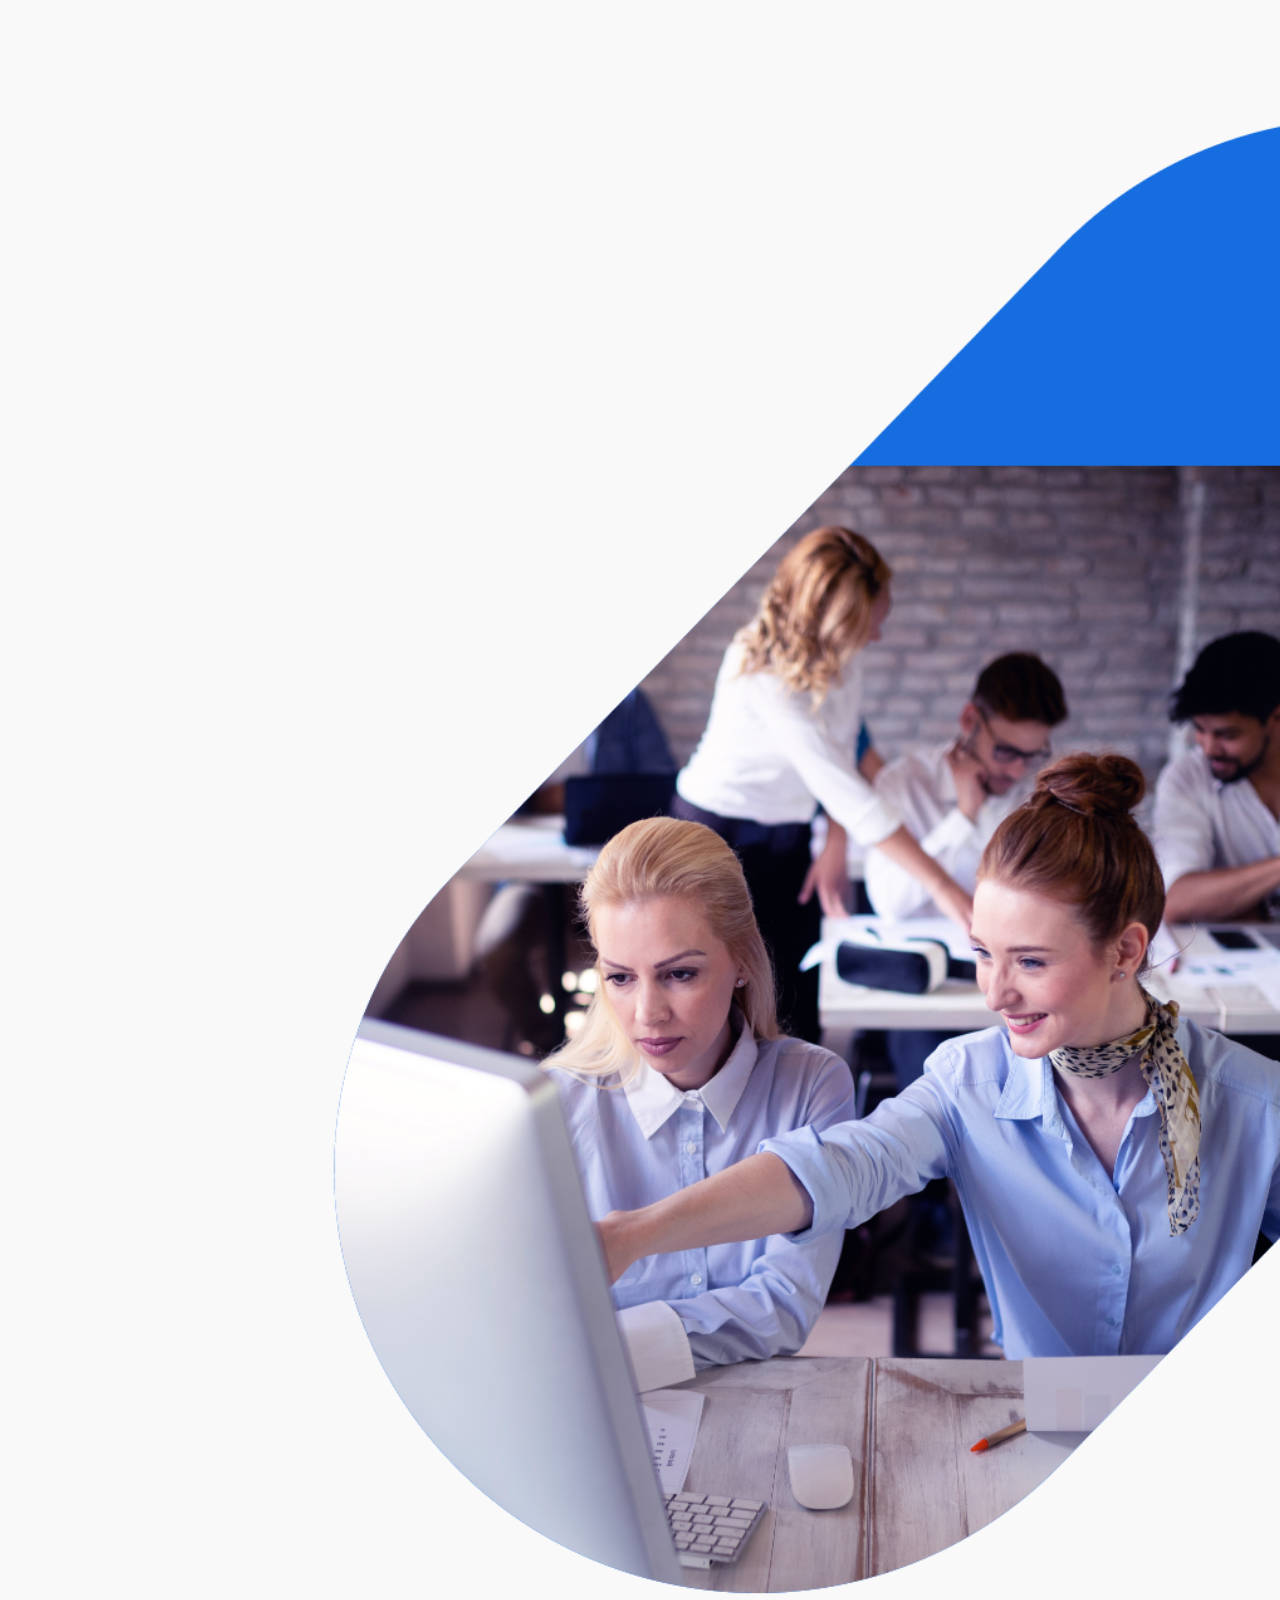
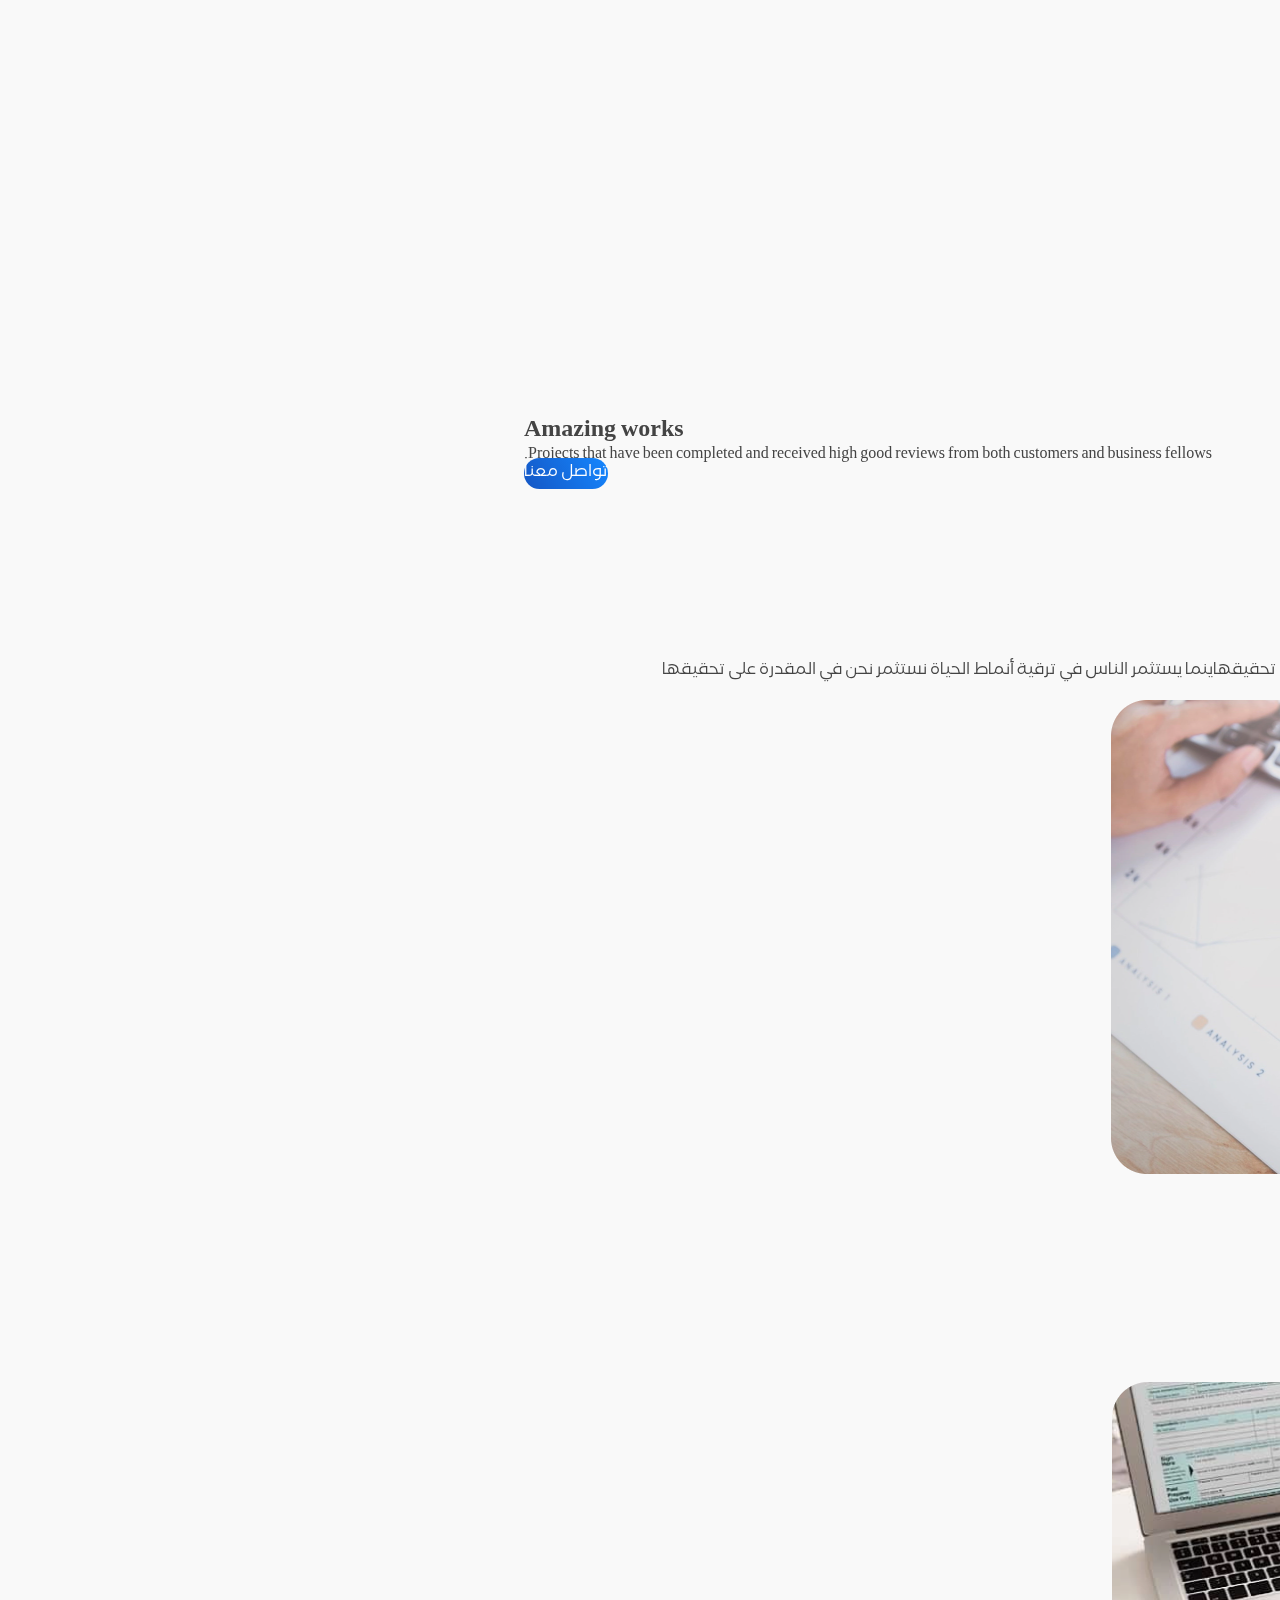
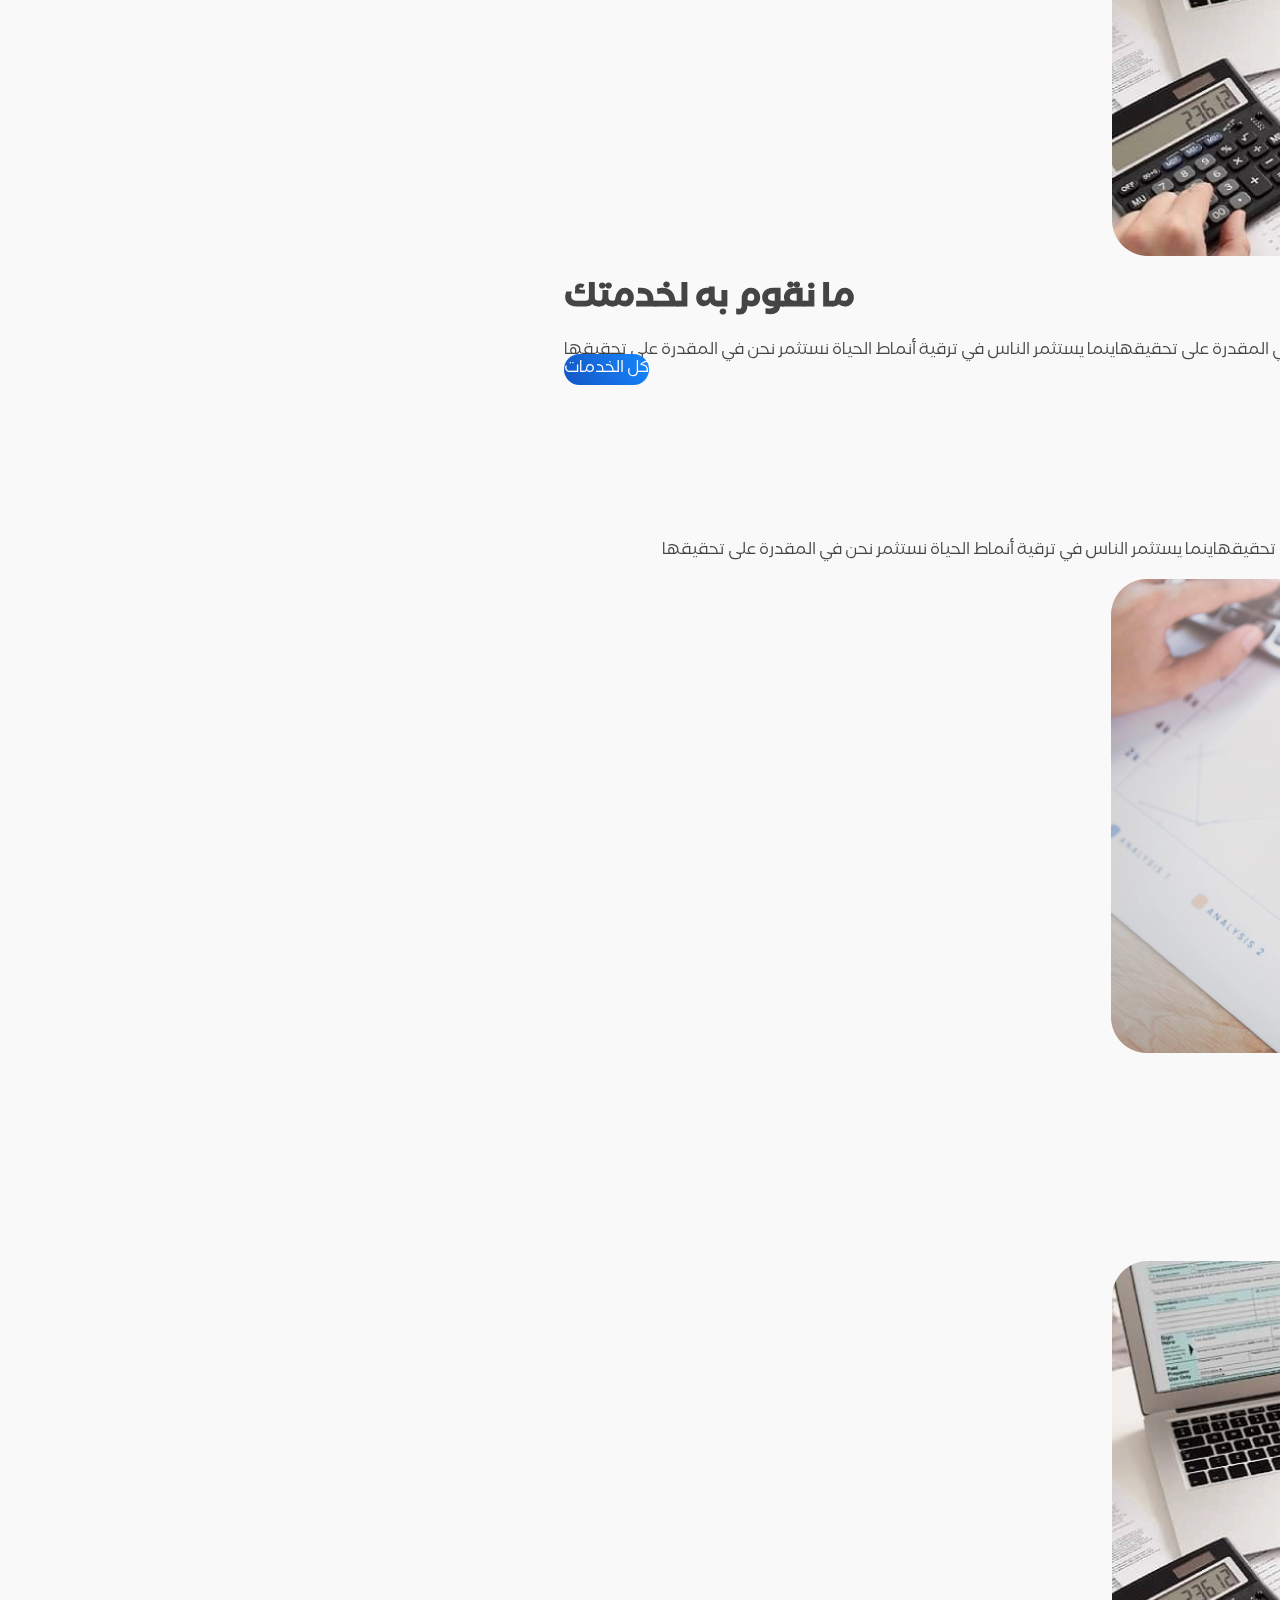
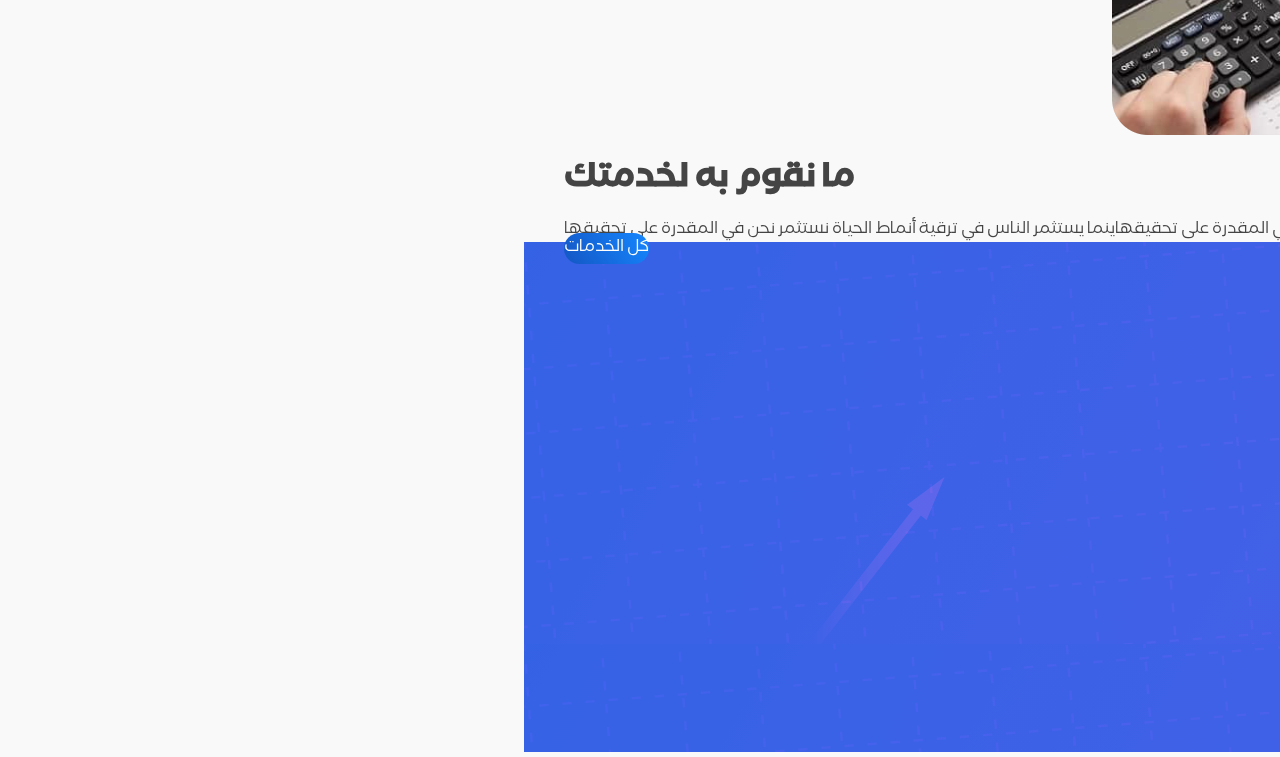
<file: services.html>
<!DOCTYPE html>
<html lang="ar" dir="rtl">

<head>
    <meta charset="UTF-8">
    <meta http-equiv="X-UA-Compatible" content="IE=edge">
    <meta name="viewport" content="width=device-width, initial-scale=1.0">
    <link rel="stylesheet" href="https://maxcdn.bootstrapcdn.com/font-awesome/4.6.3/css/font-awesome.min.css">
    <!--

            <link rel="stylesheet" href="https://cdn.jsdelivr.net/npm/bootstrap@4.6.1/dist/css/bootstrap.min.css"
        integrity="sha384-zCbKRCUGaJDkqS1kPbPd7TveP5iyJE0EjAuZQTgFLD2ylzuqKfdKlfG/eSrtxUkn" crossorigin="anonymous">

    -->
    <link rel="stylesheet" href="https://cdn.rtlcss.com/bootstrap/v4.5.3/css/bootstrap.min.css"
        integrity="sha384-JvExCACAZcHNJEc7156QaHXTnQL3hQBixvj5RV5buE7vgnNEzzskDtx9NQ4p6BJe" crossorigin="anonymous">
    <link rel="stylesheet" href="./assets/css/Normalizer.css">
    <link rel="stylesheet" href="./assets/css/style.css">
    <link rel="icon" type="image/x-icon" href="./assets/imgs/logo.ico">

    <title>Oditlz | services</title>
</head>

<body>
    <nav class="navbar navbar-expand-md fixed-top navbar-dark bg-primary">
        <div class="container">
            <a class="navbar-brand" href="./index.html">
                <img src="./assets/imgs/B&W horizontal logo.png" alt="" loading="lazy">
            </a>
            <button class="navbar-toggler" type="button" data-toggle="collapse" data-target="#navbarCollapse"
                aria-controls="navbarCollapse" aria-expanded="false" aria-label="Toggle navigation">
                <span class="navbar-toggler-icon"></span>
            </button>
            <div class="collapse navbar-collapse" id="navbarCollapse">
                <ul class="navbar-nav mr-auto">
                    <li class="nav-item">
                        <a class="nav-link" href="./index.html">الرئيسية <span class="sr-only">(current)</span></a>
                    </li>
                    <li class="nav-item active">
                        <a class="nav-link" href="./services.html">خدماتنا</a>
                    </li>
                    <li class="nav-item ">
                        <a class="nav-link" href="./about.html">من نحن</a>
                    </li>
                    <li class="nav-item">
                        <a class="nav-link" href="./blog.html">المدونة</a>
                    </li>
                    <li class="nav-item">
                        <a class="nav-link" href="./contacts.html">تواصل معنا</a>
                    </li>
                    <li class="nav-item">
                        <a class="nav-link" href="./team.html">انضم الينا</a>
                    </li>
                </ul>
                <form class="form-inline mt-2 mt-md-0">

                    <div class="form-group">
                        <label>
                            <i class="fa fa-globe text-white"></i>
                        </label>
                        <select class="form-control">
                            <option>العربية</option>
                            <option>EN</option>
                        </select>
                    </div>
                </form>
            </div>
        </div>

    </nav>

    <section class="hero services">
        <div class="row">
            <div class="col-md-6 withphoto">
                <img src="./assets/imgs/services.png">
            </div>
            <div class="col-md-6 withcontent">
                <h2>Amazing works</h2>
                <p>
                    Projects that have been completed and received high good reviews from both customers and business
                    fellows.
                </p>
                <a href="./contacts.html" class="btn btn-custom-scoundary">
                    تواصل معنا
                </a>
            </div>
        </div>
    </section>




    <section class="about-myself  fifth">
        <div class="container">
            <div class="row">
                <div class="col-md-6">
                    <h1>ما نقوم به لخدمتك</h1>
                    <p>ينما يستثمر الناس في ترقية أنماط الحياة نستثمر نحن في المقدرة على تحقيقهاينما يستثمر الناس في
                        ترقية أنماط الحياة نستثمر نحن في المقدرة على تحقيقها</p>
                    <a href="#" class="btn btn-custom-scoundary">
                        كل الخدمات
                    </a>
                </div>
                <div class="col-md-6">
                    <img src="./assets/imgs/1.png" class="w-100">
                </div>
            </div>
        </div>
    </section>

    <section class="about-myself  sixth">
        <div class="container">
            <div class="row">

                <div class="col-md-6">
                    <img src="./assets/imgs/Image.png" class="w-100">
                </div>
                <div class="col-md-6 sec">
                    <h1>ما نقوم به لخدمتك</h1>
                    <p>ينما يستثمر الناس في ترقية أنماط الحياة نستثمر نحن في المقدرة على تحقيقهاينما يستثمر الناس في
                        ترقية أنماط الحياة نستثمر نحن في المقدرة على تحقيقها</p>
                    <a href="#" class="btn btn-custom-scoundary">
                        كل الخدمات
                    </a>
                </div>
            </div>
        </div>
    </section>


    <section class="about-myself  fifth">
        <div class="container">
            <div class="row">
                <div class="col-md-6">
                    <h1>ما نقوم به لخدمتك</h1>
                    <p>ينما يستثمر الناس في ترقية أنماط الحياة نستثمر نحن في المقدرة على تحقيقهاينما يستثمر الناس في
                        ترقية أنماط الحياة نستثمر نحن في المقدرة على تحقيقها</p>
                    <a href="#" class="btn btn-custom-scoundary">
                        كل الخدمات
                    </a>
                </div>
                <div class="col-md-6">
                    <img src="./assets/imgs/1.png" class="w-100">
                </div>
            </div>
        </div>
    </section>

    <section class="about-myself  sixth">
        <div class="container">
            <div class="row">

                <div class="col-md-6">
                    <img src="./assets/imgs/Image.png" class="w-100">
                </div>
                <div class="col-md-6 sec">
                    <h1>ما نقوم به لخدمتك</h1>
                    <p>ينما يستثمر الناس في ترقية أنماط الحياة نستثمر نحن في المقدرة على تحقيقهاينما يستثمر الناس في
                        ترقية أنماط الحياة نستثمر نحن في المقدرة على تحقيقها</p>
                    <a href="#" class="btn btn-custom-scoundary">
                        كل الخدمات
                    </a>
                </div>
            </div>
        </div>
    </section>









    <footer>
        <div class="container">
            <div class="row p-5">
                <div class="col-md-3">
                    <div>
                        <img src="./assets/imgs/B&W horizontal logo.png">
                    </div>
                    <div class="row pt-3 text-white">
                        <div class=" col-2">
                            <i class="fa fa-youtube-play" aria-hidden="true"></i>
                        </div>
                        <div class="col-2">
                            <i class="fa fa-linkedin-square" aria-hidden="true"></i>
                        </div>
                        <div class="col-2">
                            <i class="fa fa-twitter" aria-hidden="true"></i>
                        </div>
                        <div class="col-2">
                            <i class="fa fa-facebook-square" aria-hidden="true"></i>
                        </div>
                    </div>
                </div>
                <div class="col-md-6">
                    <h5>تصفح</h5>
                    <div class="row">

                        <div class="col-md-6">
                            <ul>
                                <li>
                                    <a href="#">الرئيسية</a>
                                </li>
                                <li>
                                    <a href="#">خدماتنا</a>
                                </li>
                                <li>
                                    <a href="#">من نحن</a>
                                </li>

                            </ul>
                        </div>
                        <div class="col-md-6">
                            <ul>
                                <li>
                                    <a href="#">المدونة</a>
                                </li>
                                <li>
                                    <a href="#">تواصل معنا</a>
                                </li>
                                <li>
                                    <a href="#">انضم الينا</a>
                                </li>

                            </ul>
                        </div>
                    </div>
                </div>
                <div class="col-md-3">
                    <h5>المزيد</h5>
                    <ul>
                        <li>
                            <a href="#">شروط الاستخدام</a>
                        </li>
                        <li>
                            <a href="#">سياسة الخصوصية</a>
                        </li>

                    </ul>
                </div>

            </div>
            <div class="row pt-4 pb-5 text-center">
                <div class="col-md-12">
                    <h4>2022 Oditlz جميع الحقوق محفوظة لدي</h4>
                </div>
            </div>
        </div>


    </footer>






    <script src="https://code.jquery.com/jquery-2.2.4.min.js"></script>
    <script src="https://cdn.jsdelivr.net/npm/bootstrap@4.6.1/dist/js/bootstrap.bundle.min.js"
        integrity="sha384-fQybjgWLrvvRgtW6bFlB7jaZrFsaBXjsOMm/tB9LTS58ONXgqbR9W8oWht/amnpF" crossorigin="anonymous">
    </script>
    <script src="https://jacoblett.github.io/bootstrap4-latest/bootstrap-4-latest.min.js"></script>


</body>

</html>
</file>
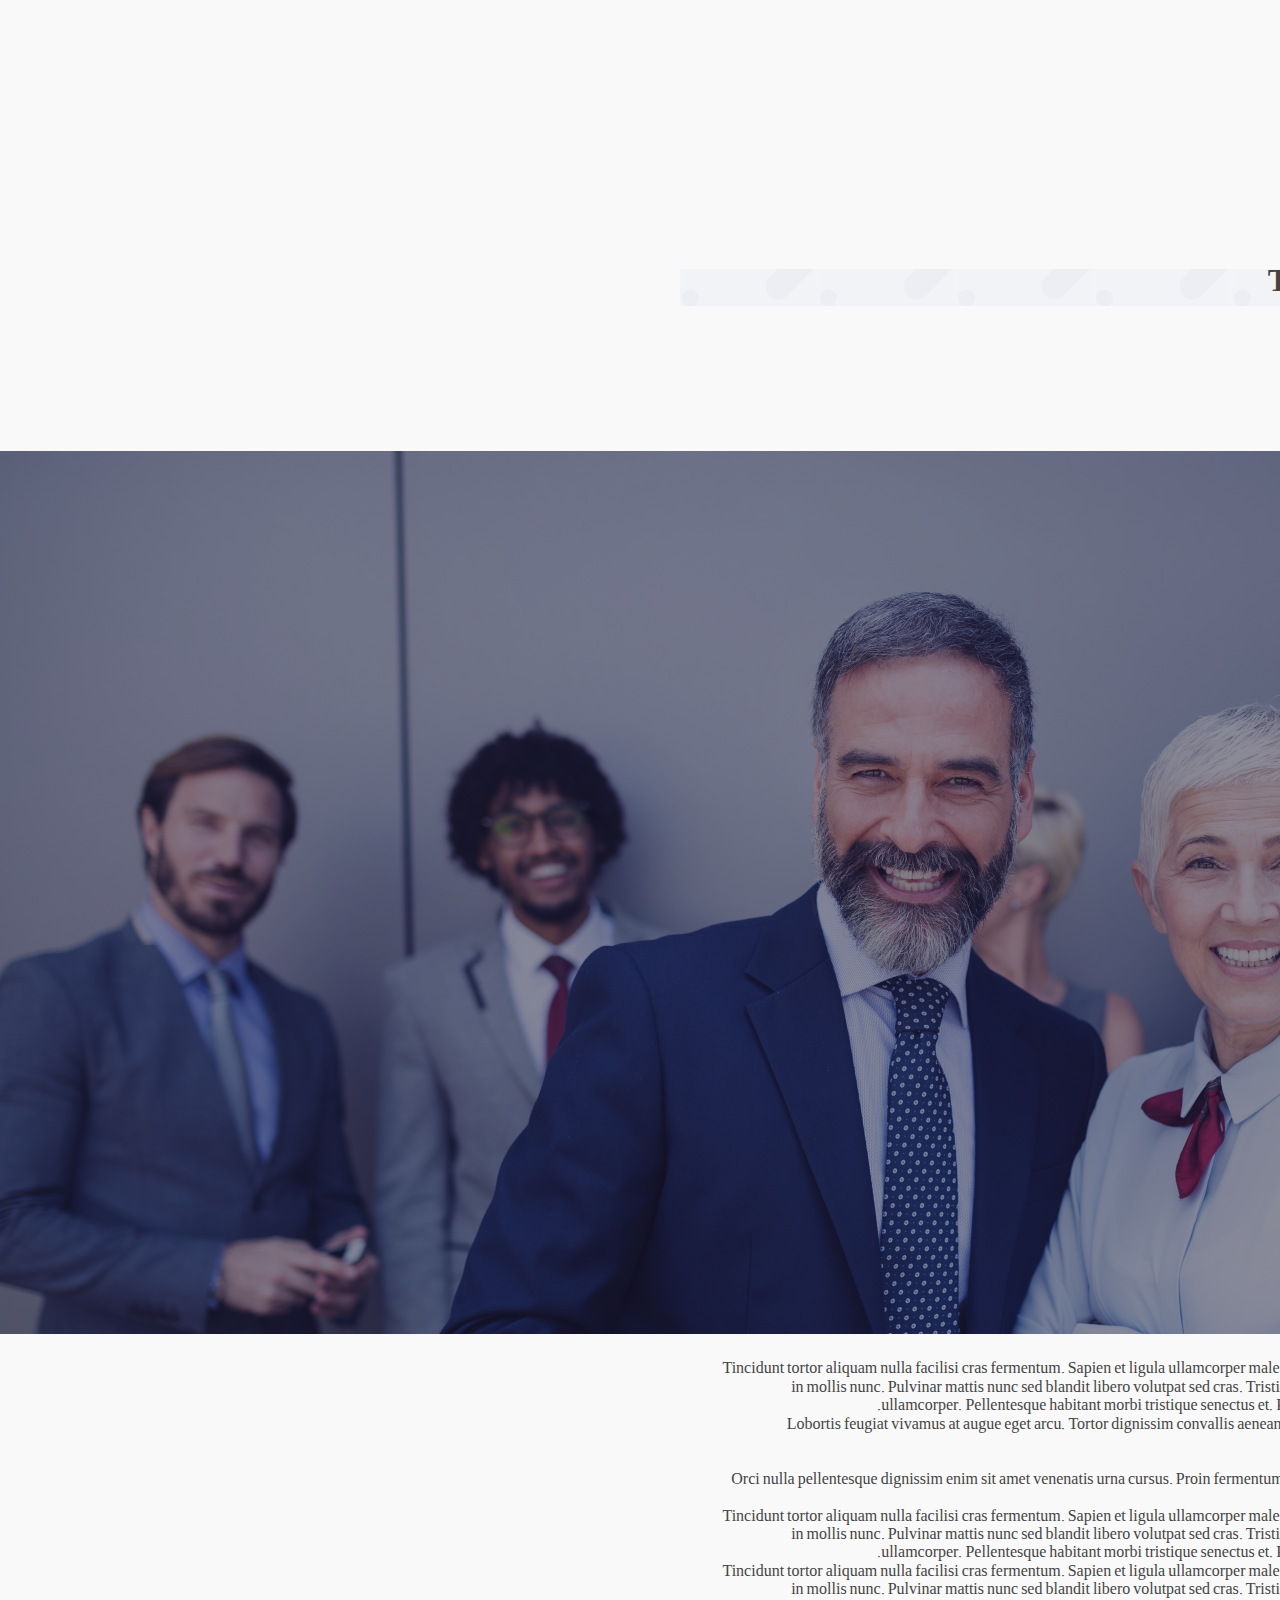
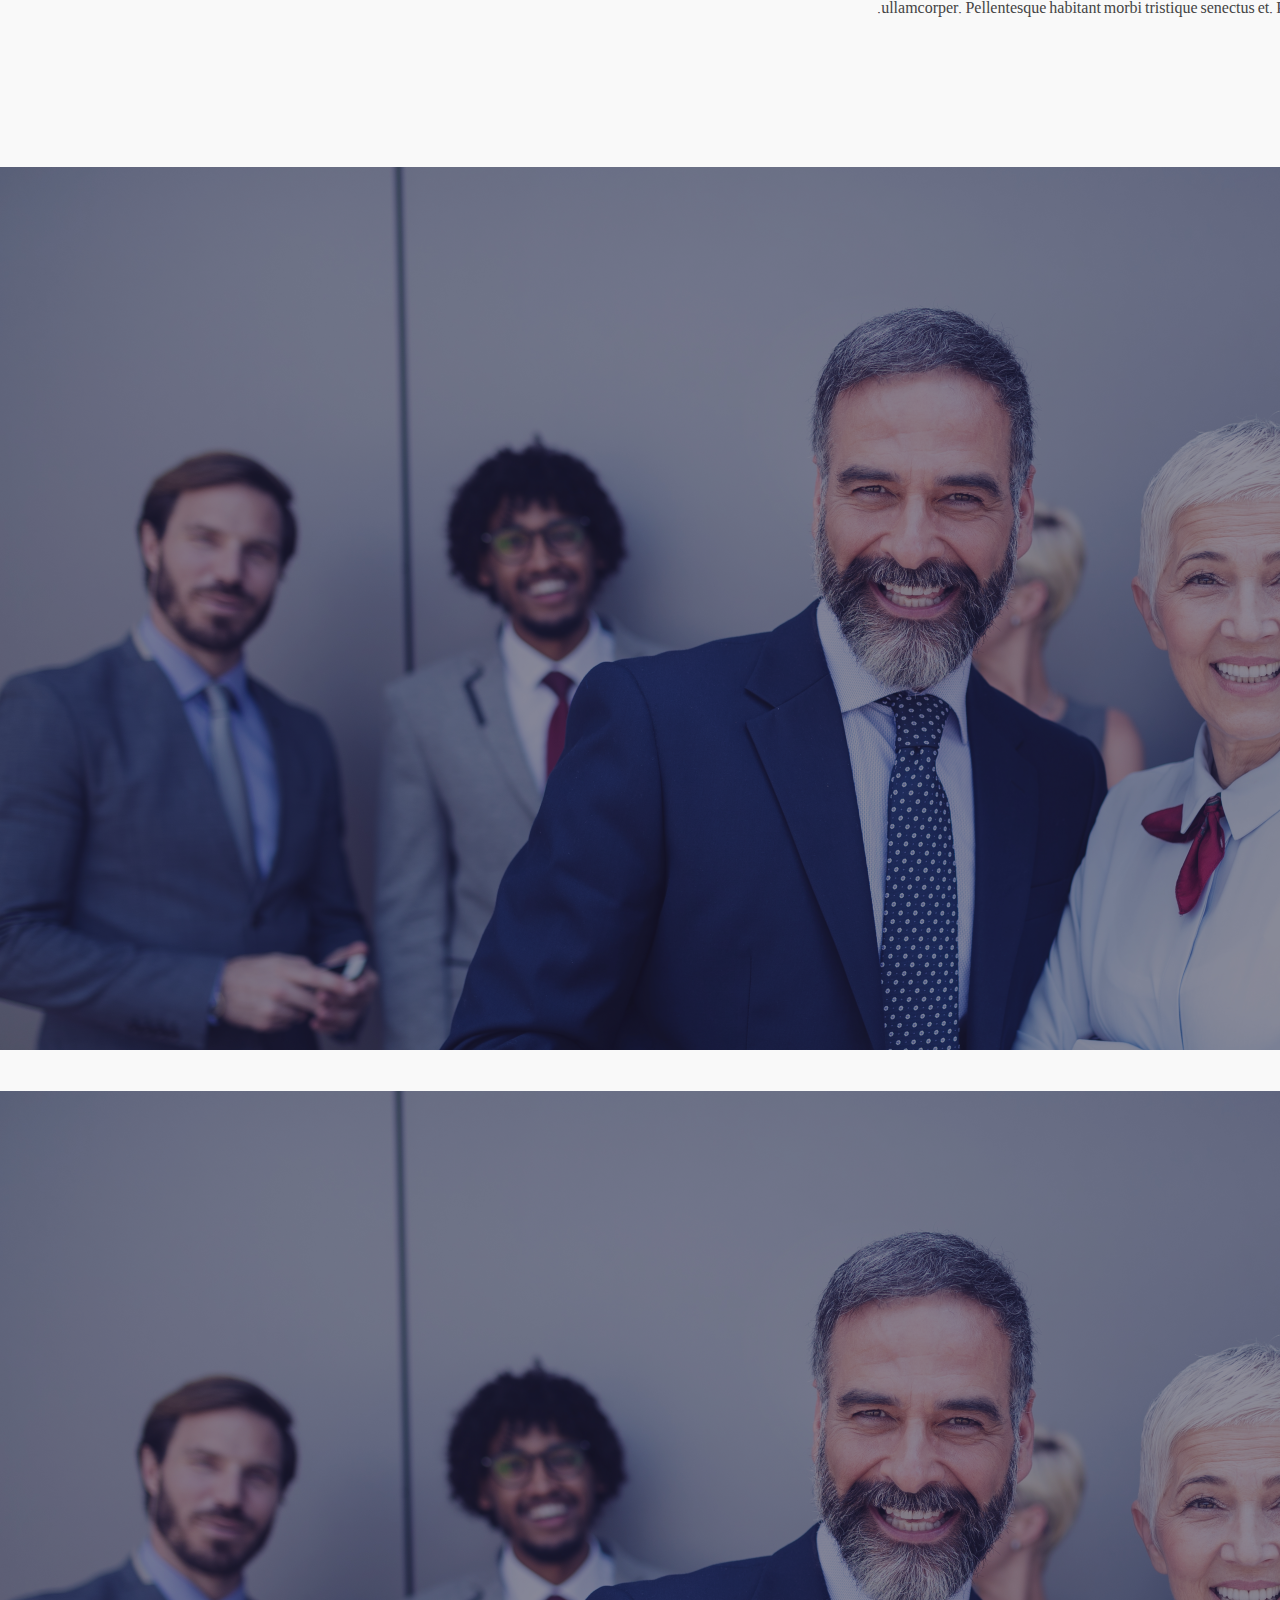
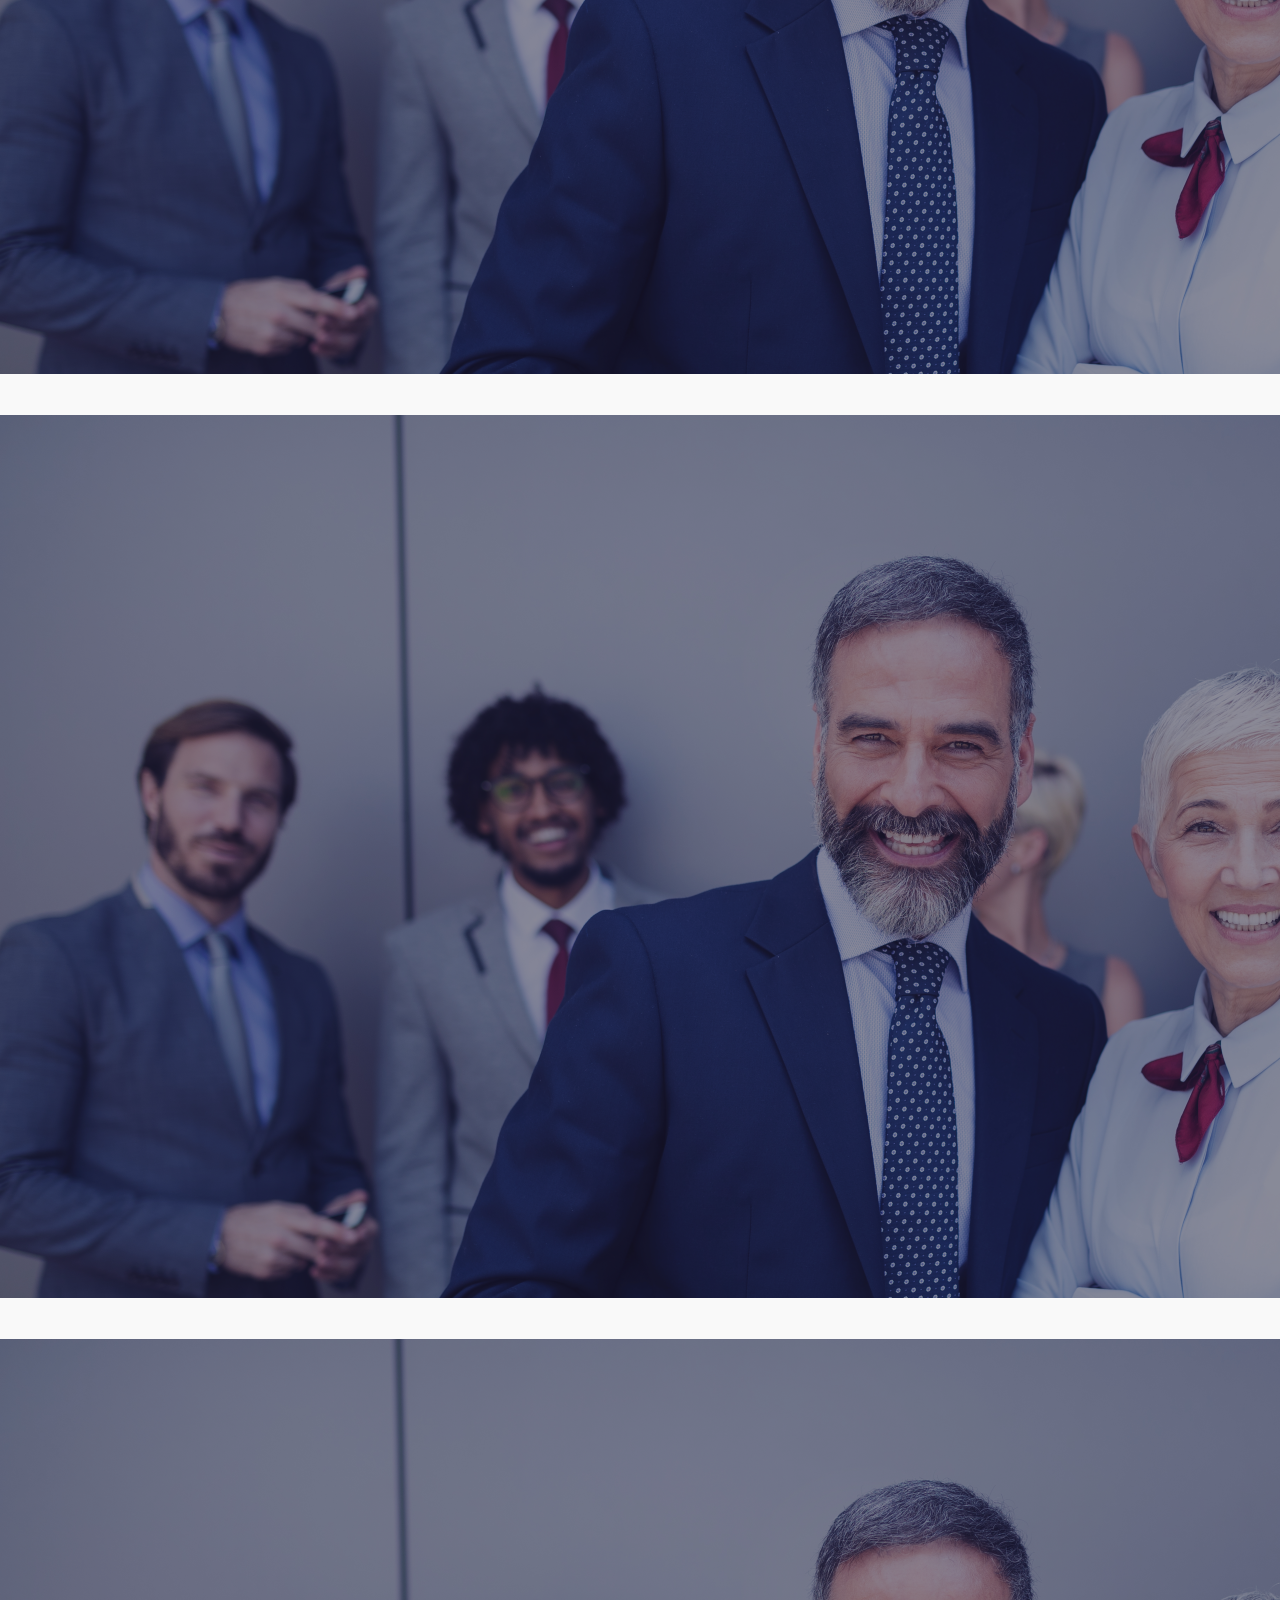
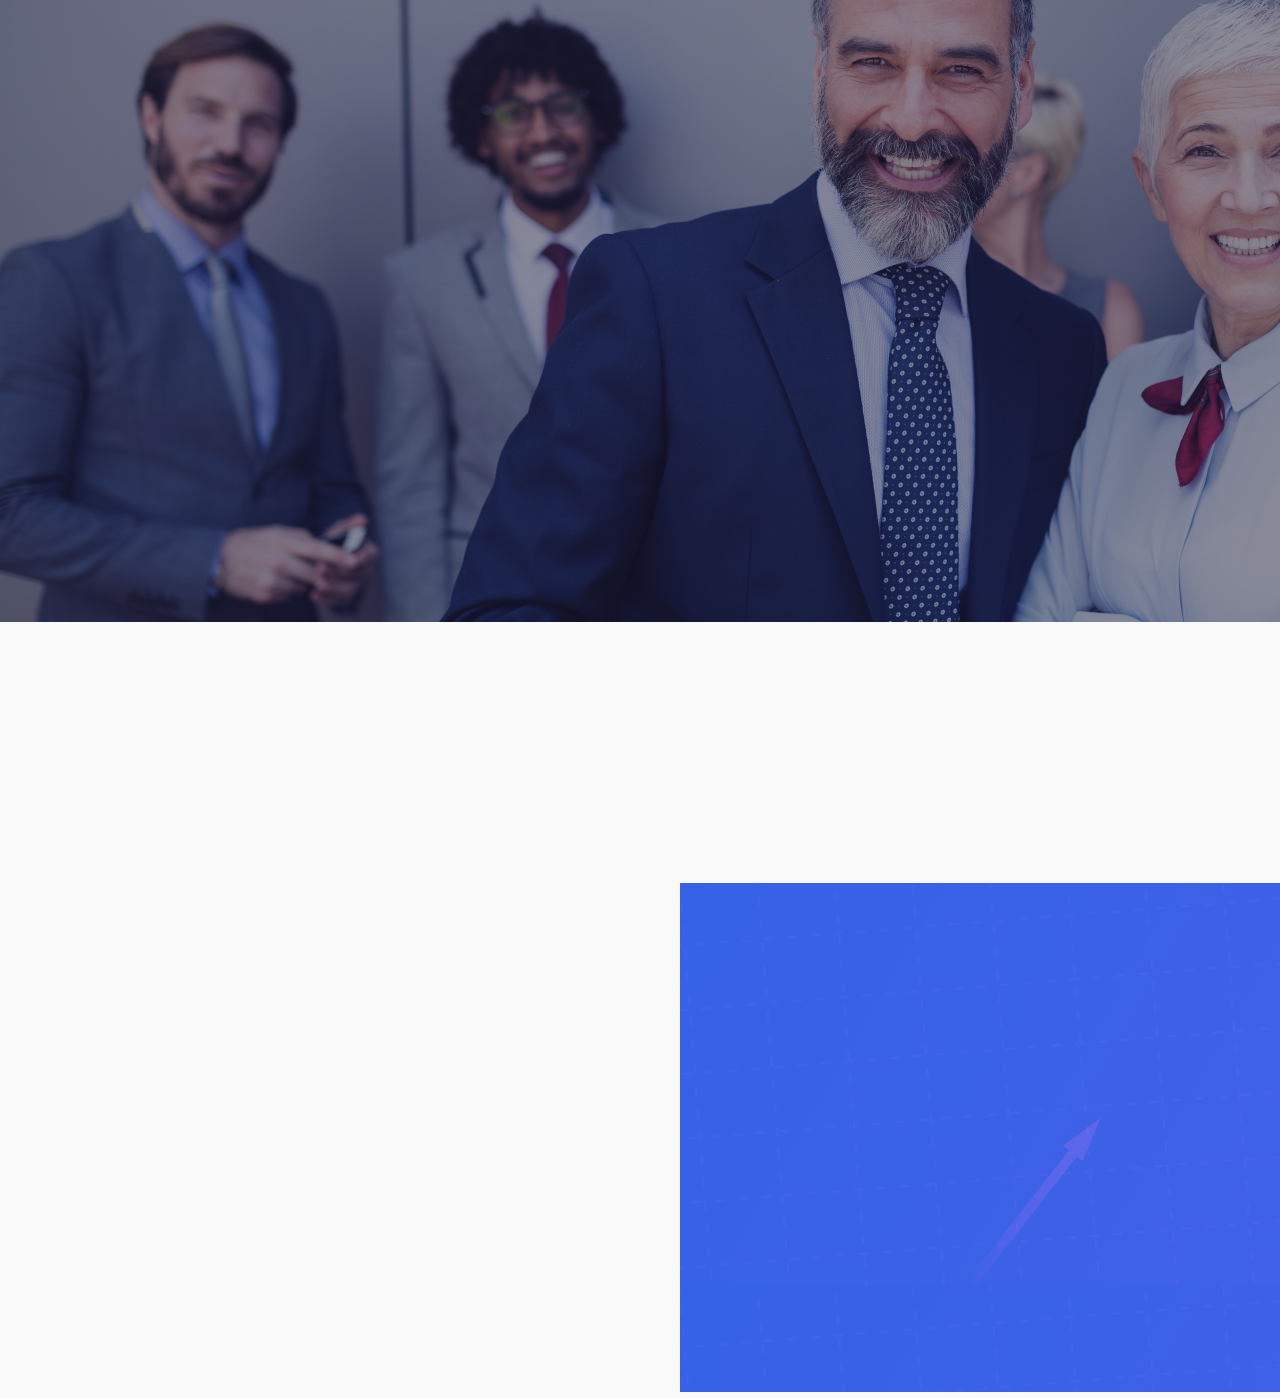
<file: singleBlog.html>
<!DOCTYPE html>
<html lang="ar" dir="rtl">

<head>
    <meta charset="UTF-8">
    <meta http-equiv="X-UA-Compatible" content="IE=edge">
    <meta name="viewport" content="width=device-width, initial-scale=1.0">
    <link rel="stylesheet" href="https://maxcdn.bootstrapcdn.com/font-awesome/4.6.3/css/font-awesome.min.css">
    <!--

            <link rel="stylesheet" href="https://cdn.jsdelivr.net/npm/bootstrap@4.6.1/dist/css/bootstrap.min.css"
        integrity="sha384-zCbKRCUGaJDkqS1kPbPd7TveP5iyJE0EjAuZQTgFLD2ylzuqKfdKlfG/eSrtxUkn" crossorigin="anonymous">

    -->
    <link rel="stylesheet" href="https://cdn.rtlcss.com/bootstrap/v4.5.3/css/bootstrap.min.css"
        integrity="sha384-JvExCACAZcHNJEc7156QaHXTnQL3hQBixvj5RV5buE7vgnNEzzskDtx9NQ4p6BJe" crossorigin="anonymous">
    <link rel="stylesheet" href="./assets/css/Normalizer.css">
    <link rel="stylesheet" href="./assets/css/style.css">
    <link rel="icon" type="image/x-icon" href="./assets/imgs/logo.ico">

    <title>Oditlz | Blog</title>
</head>

<body>
    <nav class="navbar navbar-expand-md fixed-top navbar-dark bg-primary">
        <div class="container">
            <a class="navbar-brand" href="./index.html">
                <img src="./assets/imgs/B&W horizontal logo.png" alt="" loading="lazy">
            </a>
            <button class="navbar-toggler" type="button" data-toggle="collapse" data-target="#navbarCollapse"
                aria-controls="navbarCollapse" aria-expanded="false" aria-label="Toggle navigation">
                <span class="navbar-toggler-icon"></span>
            </button>
            <div class="collapse navbar-collapse" id="navbarCollapse">
                <ul class="navbar-nav mr-auto">
                    <li class="nav-item">
                        <a class="nav-link" href="./index.html">الرئيسية <span class="sr-only">(current)</span></a>
                    </li>
                    <li class="nav-item ">
                        <a class="nav-link" href="./services.html">خدماتنا</a>
                    </li>
                    <li class="nav-item ">
                        <a class="nav-link" href="./about.html">من نحن</a>
                    </li>
                    <li class="nav-item active">
                        <a class="nav-link" href="./blog.html">المدونة</a>
                    </li>
                    <li class="nav-item ">
                        <a class="nav-link" href="./contacts.html">تواصل معنا</a>
                    </li>
                    <li class="nav-item">
                        <a class="nav-link" href="./team.html">انضم الينا</a>
                    </li>
                </ul>
                <form class="form-inline mt-2 mt-md-0">

                    <div class="form-group">
                        <label>
                            <i class="fa fa-globe text-white"></i>
                        </label>
                        <select class="form-control">
                            <option>العربية</option>
                            <option>EN</option>
                        </select>
                    </div>
                </form>
            </div>
        </div>

    </nav>






    <section class="Contact">
        <div class="jumbotron jumbotron-fluid">
            <div class="container">
                <h1 class="display-4">The latest in mobile and Android apps development</h1>
            </div>
        </div>
    </section>
    <nav aria-label="breadcrumb">
        <ol class="breadcrumb">
            <li class="breadcrumb-item">By<a href="#">George Martin</a></li>
            <li class="breadcrumb-item"><a href="#">April 23, 2019</a></li>
            <li class="breadcrumb-item active" aria-current="page">Business, Finance</li>
        </ol>
    </nav>
    <section class="about-myself blogd">
        <div class="container">
            <div class="row">
                <div class="col-md-8">
                    <img src="./assets/imgs/about.png" class="w-100">

                    <h3 class="pt-3">Lorem ipsum dolor sit amet, consectetur adipisici elit</h3>
                    <p>
                        Tincidunt tortor aliquam nulla facilisi cras fermentum. Sapien et ligula ullamcorper malesuada
                        proin libero nunc consequat interdum. Placerat duis ultricies lacus sed. Etiam sit amet nisl
                        purus in mollis nunc. Pulvinar mattis nunc sed blandit libero volutpat sed cras. Tristique
                        senectus et netus et malesuada. Habitasse platea dictumst vestibulum rhoncus est pellentesque
                        elit ullamcorper. Pellentesque habitant morbi tristique senectus et. Praesent semper feugiat
                        nibh sed pulvinar proin. Commodo nulla facilisi nullam vehicula ipsum donec.
                    </p>

                    <div class="border-left">
                        <div class="container">
                            <p>
                                Lobortis feugiat vivamus at augue eget arcu. Tortor dignissim convallis aenean et tortor
                                at risus viverra adipiscing. Eget est lorem ipsum dolor sit amet donec consectetur.
                                Congue eu consequat ac felis et odio pellentesque.
                            </p>
                            <p>
                                Rita Myrth
                            </p>
                        </div>
                    </div>
                    <p>
                        Orci nulla pellentesque dignissim enim sit amet venenatis urna cursus. Proin fermentum leo vel
                        orci. Cras adipiscing enim eu turpis egestas pretium aenean. Dui vivamus arcu felis bibendum ut
                        tristique et. Nulla facilisi etiam dignissim diam quis.
                    </p>

                    <p>
                        Tincidunt tortor aliquam nulla facilisi cras fermentum. Sapien et ligula ullamcorper malesuada
                        proin libero nunc consequat interdum. Placerat duis ultricies lacus sed. Etiam sit amet nisl
                        purus in mollis nunc. Pulvinar mattis nunc sed blandit libero volutpat sed cras. Tristique
                        senectus et netus et malesuada. Habitasse platea dictumst vestibulum rhoncus est pellentesque
                        elit ullamcorper. Pellentesque habitant morbi tristique senectus et. Praesent semper feugiat
                        nibh sed pulvinar proin. Commodo nulla facilisi nullam vehicula ipsum donec.
                    </p>

                    <p>
                        Tincidunt tortor aliquam nulla facilisi cras fermentum. Sapien et ligula ullamcorper malesuada
                        proin libero nunc consequat interdum. Placerat duis ultricies lacus sed. Etiam sit amet nisl
                        purus in mollis nunc. Pulvinar mattis nunc sed blandit libero volutpat sed cras. Tristique
                        senectus et netus et malesuada. Habitasse platea dictumst vestibulum rhoncus est pellentesque
                        elit ullamcorper. Pellentesque habitant morbi tristique senectus et. Praesent semper feugiat
                        nibh sed pulvinar proin. Commodo nulla facilisi nullam vehicula ipsum donec.
                    </p>
                </div>
                <div class="col-md-4">
                    <div class="row p-3">
                        <h2>
                            Post categories
                        </h2>
                        <ul class="list-group">
                            <li class="list-group-item">Cras justo odio</li>
                            <li class="list-group-item">Dapibus ac facilisis in</li>
                            <li class="list-group-item">Morbi leo risus</li>
                            <li class="list-group-item">Porta ac consectetur ac</li>
                            <li class="list-group-item">Vestibulum at eros</li>
                        </ul>
                    </div>
                    <div class="row p-3">
                        <h2>
                            Recent posts
                        </h2>
                        <ul class="list-group">
                            <li class="list-group-item">

                                <div class="row">
                                    <div class="col-md-5">
                                        <img src="./assets/imgs/about.png" class="rounded float-left w-100" alt="...">
                                    </div>
                                    <div class="col-md-7">
                                        <h5>Have design your way</h5>
                                        <p>May 30, 2019</p>
                                    </div>
                                </div>
                            </li>

                            <li class="list-group-item">

                                <div class="row">
                                    <div class="col-md-5">
                                        <img src="./assets/imgs/about.png" class="rounded float-left w-100" alt="...">
                                    </div>
                                    <div class="col-md-7">
                                        <h5>Have design your way</h5>
                                        <p>May 30, 2019</p>
                                    </div>
                                </div>
                            </li>
                            <li class="list-group-item">

                                <div class="row">
                                    <div class="col-md-5">
                                        <img src="./assets/imgs/about.png" class="rounded float-left w-100" alt="...">
                                    </div>
                                    <div class="col-md-7">
                                        <h5>Have design your way</h5>
                                        <p>May 30, 2019</p>
                                    </div>
                                </div>
                            </li>
                            <li class="list-group-item">

                                <div class="row">
                                    <div class="col-md-5">
                                        <img src="./assets/imgs/about.png" class="rounded float-left w-100" alt="...">
                                    </div>
                                    <div class="col-md-7">
                                        <h5>Have design your way</h5>
                                        <p>May 30, 2019</p>
                                    </div>
                                </div>
                            </li>
                        </ul>
                    </div>
                    <div class="row p-3">
                        <h2>
                            Archives Posts
                        </h2>
                        <ul class="list-group">
                            <li class="list-group-item">December 2018 (24)</li>
                            <li class="list-group-item">November 2018 (19)</li>
                            <li class="list-group-item">October 2018 (15)</li>
                            <li class="list-group-item">November 2018 (19)</li>
                            <li class="list-group-item">October 2018 (15)</li>
                        </ul>
                    </div>
                </div>
            </div>
        </div>
    </section>


    <footer>
        <div class="container">
            <div class="row p-5">
                <div class="col-md-3">
                    <div>
                        <img src="./assets/imgs/B&W horizontal logo.png">
                    </div>
                    <div class="row pt-3 text-white">
                        <div class=" col-2">
                            <i class="fa fa-youtube-play" aria-hidden="true"></i>
                        </div>
                        <div class="col-2">
                            <i class="fa fa-linkedin-square" aria-hidden="true"></i>
                        </div>
                        <div class="col-2">
                            <i class="fa fa-twitter" aria-hidden="true"></i>
                        </div>
                        <div class="col-2">
                            <i class="fa fa-facebook-square" aria-hidden="true"></i>
                        </div>
                    </div>
                </div>
                <div class="col-md-6">
                    <h5>تصفح</h5>
                    <div class="row">

                        <div class="col-md-6">
                            <ul>
                                <li>
                                    <a href="#">الرئيسية</a>
                                </li>
                                <li>
                                    <a href="#">خدماتنا</a>
                                </li>
                                <li>
                                    <a href="#">من نحن</a>
                                </li>

                            </ul>
                        </div>
                        <div class="col-md-6">
                            <ul>
                                <li>
                                    <a href="#">المدونة</a>
                                </li>
                                <li>
                                    <a href="#">تواصل معنا</a>
                                </li>
                                <li>
                                    <a href="#">انضم الينا</a>
                                </li>

                            </ul>
                        </div>
                    </div>
                </div>
                <div class="col-md-3">
                    <h5>المزيد</h5>
                    <ul>
                        <li>
                            <a href="#">شروط الاستخدام</a>
                        </li>
                        <li>
                            <a href="#">سياسة الخصوصية</a>
                        </li>

                    </ul>
                </div>

            </div>
            <div class="row pt-4 pb-5 text-center">
                <div class="col-md-12">
                    <h4>2022 Oditlz جميع الحقوق محفوظة لدي</h4>
                </div>
            </div>
        </div>


    </footer>






    <script src="https://code.jquery.com/jquery-2.2.4.min.js"></script>
    <script src="https://cdn.jsdelivr.net/npm/bootstrap@4.6.1/dist/js/bootstrap.bundle.min.js"
        integrity="sha384-fQybjgWLrvvRgtW6bFlB7jaZrFsaBXjsOMm/tB9LTS58ONXgqbR9W8oWht/amnpF" crossorigin="anonymous">
    </script>
    <script src="https://jacoblett.github.io/bootstrap4-latest/bootstrap-4-latest.min.js"></script>


</body>

</html>
</file>
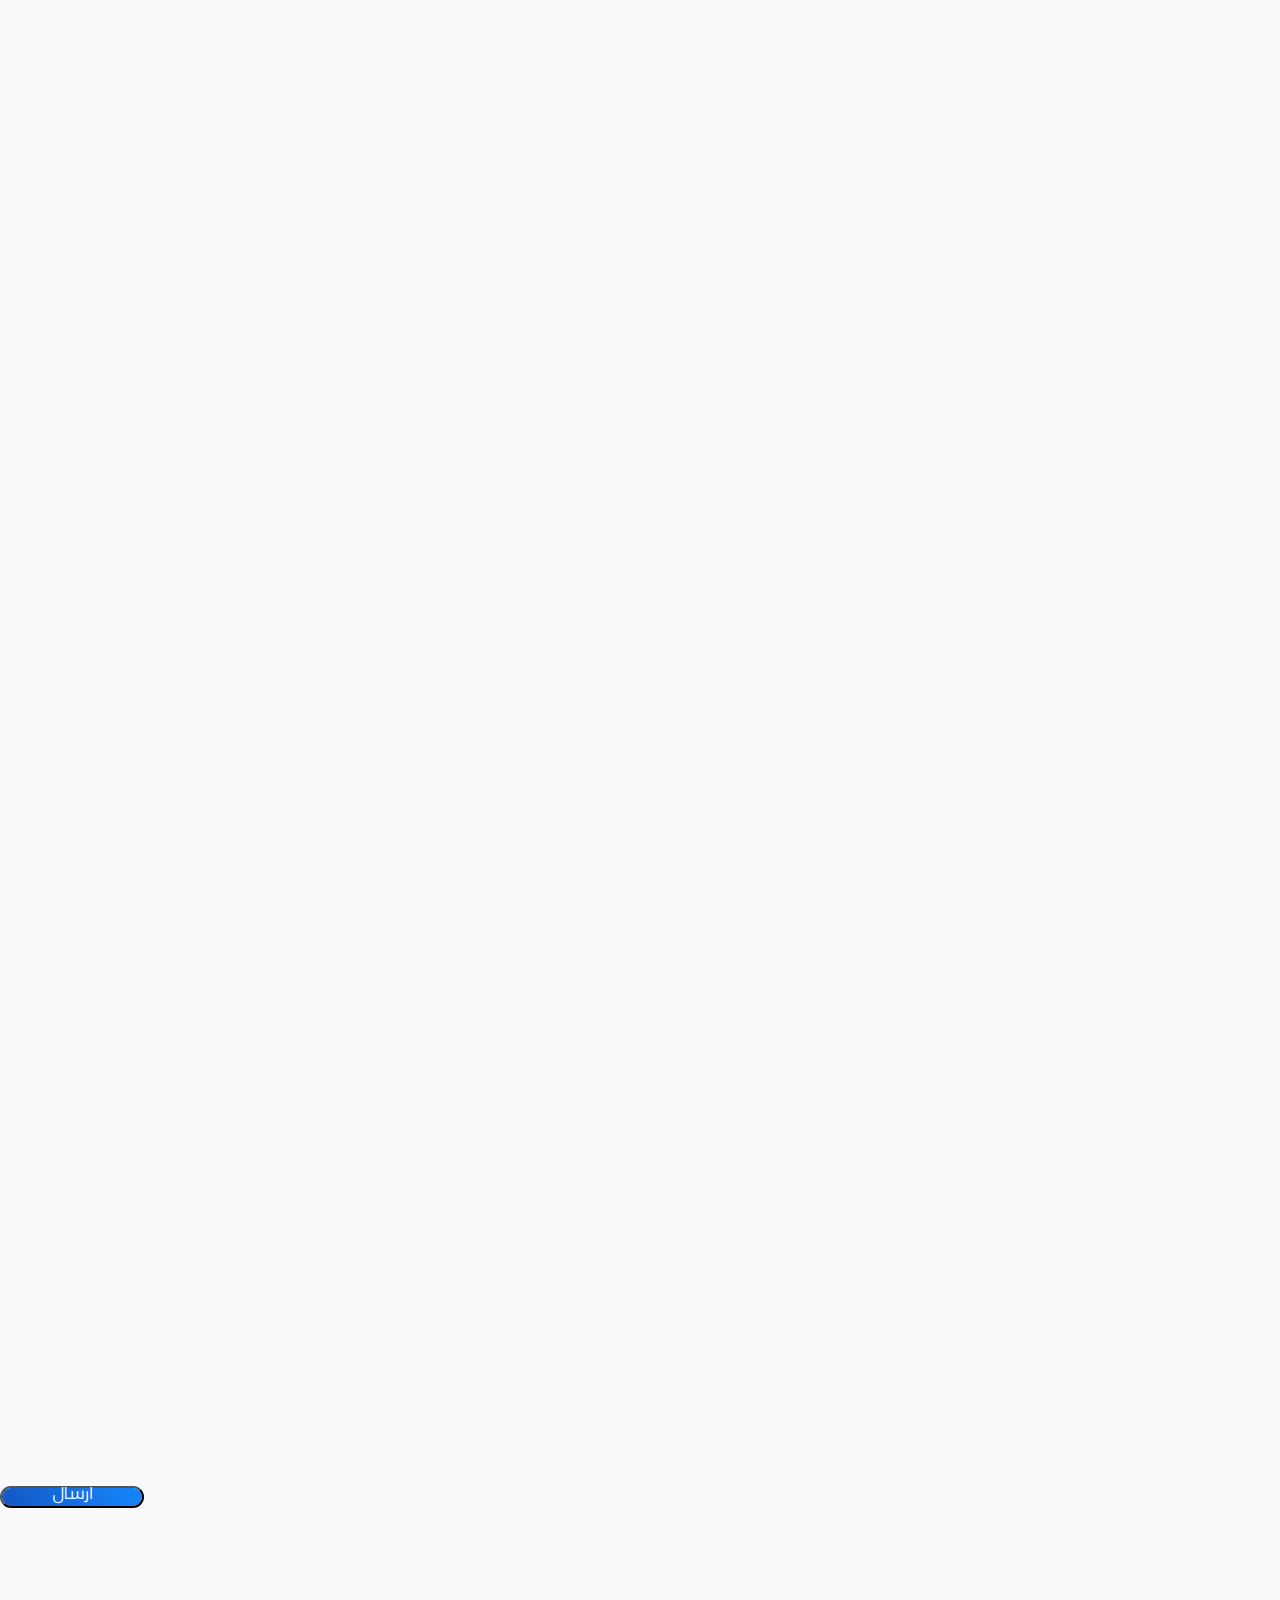
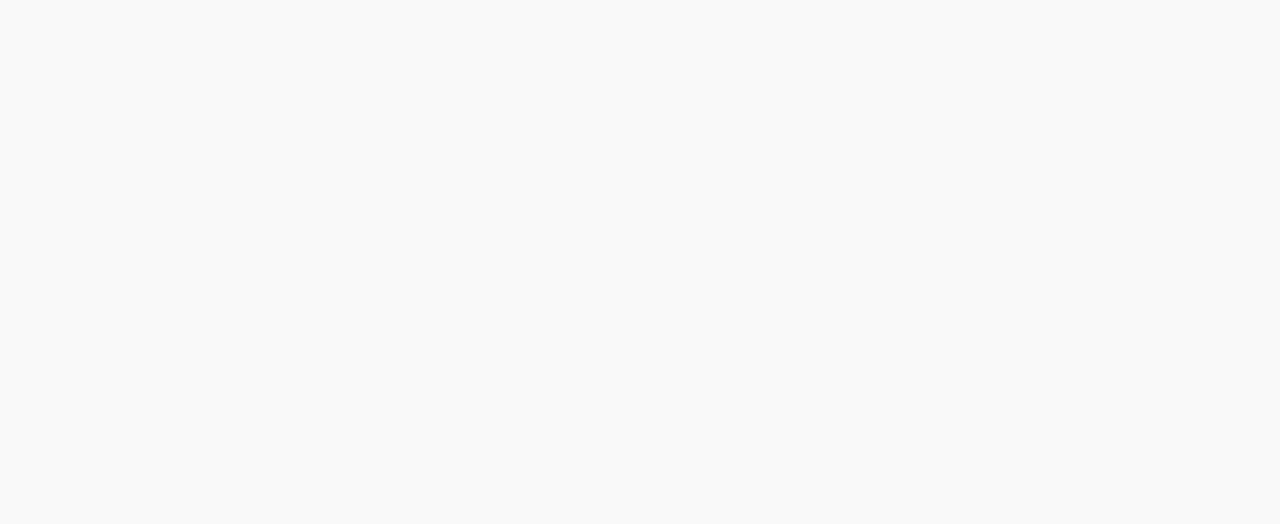
<file: team.html>
<!DOCTYPE html>

<html lang="ar" dir="rtl">

<head>
    <meta charset="UTF-8">
    <meta http-equiv="X-UA-Compatible" content="IE=edge">
    <meta name="viewport" content="width=device-width, initial-scale=1.0">
    <link rel="stylesheet" href="https://maxcdn.bootstrapcdn.com/font-awesome/4.6.3/css/font-awesome.min.css">
    <!--

            <link rel="stylesheet" href="https://cdn.jsdelivr.net/npm/bootstrap@4.6.1/dist/css/bootstrap.min.css"
        integrity="sha384-zCbKRCUGaJDkqS1kPbPd7TveP5iyJE0EjAuZQTgFLD2ylzuqKfdKlfG/eSrtxUkn" crossorigin="anonymous">

    -->
    <link rel="stylesheet" href="https://cdn.rtlcss.com/bootstrap/v4.5.3/css/bootstrap.min.css"
        integrity="sha384-JvExCACAZcHNJEc7156QaHXTnQL3hQBixvj5RV5buE7vgnNEzzskDtx9NQ4p6BJe" crossorigin="anonymous">
    <link rel="stylesheet" href="./assets/css/Normalizer.css">
    <link rel="stylesheet" href="./assets/css/style.css">
    <link rel="icon" type="image/x-icon" href="./assets/imgs/logo.ico">

    <title>Oditlz | Teams</title>
</head>


<body>
    <nav class="navbar navbar-expand-md fixed-top navbar-dark bg-primary">
        <div class="container">
            <a class="navbar-brand" href="./index.html">
                <img src="./assets/imgs/B&W horizontal logo.png" alt="" loading="lazy">
            </a>
            <button class="navbar-toggler" type="button" data-toggle="collapse" data-target="#navbarCollapse"
                aria-controls="navbarCollapse" aria-expanded="false" aria-label="Toggle navigation">
                <span class="navbar-toggler-icon"></span>
            </button>
            <div class="collapse navbar-collapse" id="navbarCollapse">
                <ul class="navbar-nav mr-auto">
                    <li class="nav-item">
                        <a class="nav-link" href="./index.html">الرئيسية <span class="sr-only">(current)</span></a>
                    </li>
                    <li class="nav-item">
                        <a class="nav-link" href="./services.html">خدماتنا</a>
                    </li>
                    <li class="nav-item">
                        <a class="nav-link" href="./about.html">من نحن</a>
                    </li>
                    <li class="nav-item">
                        <a class="nav-link" href="./blog.html">المدونة</a>
                    </li>
                    <li class="nav-item">
                        <a class="nav-link" href="./contacts.html">تواصل معنا</a>
                    </li>
                    <li class="nav-item active">
                        <a class="nav-link" href="./team.html">انضم الينا</a>
                    </li>
                </ul>
                <form class="form-inline mt-2 mt-md-0">

                    <div class="form-group">
                        <label>
                            <i class="fa fa-globe text-white"></i>
                        </label>
                        <select class="form-control">
                            <option>العربية</option>
                            <option>EN</option>
                        </select>
                    </div>
                </form>
            </div>
        </div>

    </nav>

    <section class="hero team">

        <div class="jumbotron jumbotron-fluid">
            <div class="container">
                <div class="row">
                    <div class="col-md-6 ">
                        <span class="manbg">0</span>
                        <img src="./assets/imgs/team.png">
                    </div>
                    <div class="col-md-6">
                        <h1 class="display-4">Johnathan Philips</h1>
                        <small>Founder & Manager</small>
                        <p class="lead">
                            Bring to the table win-win survival strategies to ensure proactive domination. At the end of
                            the day, going forward, a new normal that has evolved from generation X is on the runway
                            heading towards a streamlined cloud solution. User generated content in real-time will have
                            multiple touchpoints for offshoring.
                        </p>
                    </div>
                </div>
            </div>
        </div>
    </section>




    <section class="about-myself  t10th">
        <div class="text-center container">
            <div class="row">
                <div class="col-md-2"></div>
                <div class="col-md-8">
                    <form>
                        <div class="row">
                            <div class="col-md-6 p-3">
                                <input type="text" class="form-control" placeholder="الاسم">
                            </div>
                            <div class="col-md-6 p-3">
                                <input type="text" class="form-control" placeholder="البريد الالكتروني">
                            </div>
                            <div class="col-md-6 p-3">
                                <input type="text" class="form-control" placeholder="الموضوع">
                            </div>
                            <div class="col-md-6 p-3">
                                <input type="text" class="form-control" placeholder="الموضوع">
                            </div>
                            <div class="col-md-6 p-3">
                                <input type="text" class="form-control" placeholder="الموضوع">
                            </div>
                            <div class="col-md-6 p-3">
                                <input type="text" class="form-control" placeholder="الموضوع">
                            </div>
                            <div class="col-md-6 p-3">
                                <input type="text" class="form-control" placeholder="الموضوع">
                            </div>
                            <div class="col-md-6 p-3">
                                <input type="text" class="form-control" placeholder="الموضوع">
                            </div>

                        </div>
                        <div class="row pt-3">
                            <div class="col">
                                <textarea rows="8" class="form-control" placeholder="الموضوع"></textarea>
                            </div>
                        </div>

                        <div class="row p-3 text-center">

                            <input type="file" id="actual-btn" hidden />

                            <!-- our custom upload button -->
                            <label for="actual-btn">
                                <img src="./assets/imgs/surface1.svg">

                            </label>
                            <span id="file-chosen">No file chosen</span>
                        </div>


                        <div class="row text-center">
                            <span class="lable">ارفاق السيرة الذاتية</span>

                        </div>

                        <div class="row pt-3 text-center">
                            <div class="col-offset-md-4">
                                <button type="submit" class="btn btn-custom-scoundary"
                                    style="left: -254%;position: relative;">
                                    ارسال
                                </button>
                            </div>

                        </div>
                    </form>
                </div>
                <div class="col-md-2"></div>
            </div>
        </div>
    </section>




    <footer>
        <div class="container">
            <div class="row p-5">
                <div class="col-md-3">
                    <div>
                        <img src="./assets/imgs/B&W horizontal logo.png">
                    </div>
                    <div class="row pt-3 text-white">
                        <div class=" col-2">
                            <i class="fa fa-youtube-play" aria-hidden="true"></i>
                        </div>
                        <div class="col-2">
                            <i class="fa fa-linkedin-square" aria-hidden="true"></i>
                        </div>
                        <div class="col-2">
                            <i class="fa fa-twitter" aria-hidden="true"></i>
                        </div>
                        <div class="col-2">
                            <i class="fa fa-facebook-square" aria-hidden="true"></i>
                        </div>
                    </div>
                </div>
                <div class="col-md-6">
                    <h5>تصفح</h5>
                    <div class="row">

                        <div class="col-md-6">
                            <ul>
                                <li>
                                    <a href="#">الرئيسية</a>
                                </li>
                                <li>
                                    <a href="#">خدماتنا</a>
                                </li>
                                <li>
                                    <a href="#">من نحن</a>
                                </li>

                            </ul>
                        </div>
                        <div class="col-md-6">
                            <ul>
                                <li>
                                    <a href="#">المدونة</a>
                                </li>
                                <li>
                                    <a href="#">تواصل معنا</a>
                                </li>
                                <li>
                                    <a href="#">انضم الينا</a>
                                </li>

                            </ul>
                        </div>
                    </div>
                </div>
                <div class="col-md-3">
                    <h5>المزيد</h5>
                    <ul>
                        <li>
                            <a href="#">شروط الاستخدام</a>
                        </li>
                        <li>
                            <a href="#">سياسة الخصوصية</a>
                        </li>

                    </ul>
                </div>

            </div>
            <div class="row pt-4 pb-5 text-center">
                <div class="col-md-12">
                    <h4>2022 Oditlz جميع الحقوق محفوظة لدي</h4>
                </div>
            </div>
        </div>


    </footer>




    <script src="https://code.jquery.com/jquery-2.2.4.min.js">
    </script>
    <script src="https://cdn.jsdelivr.net/npm/bootstrap@4.6.1/dist/js/bootstrap.bundle.min.js"
        integrity="sha384-fQybjgWLrvvRgtW6bFlB7jaZrFsaBXjsOMm/tB9LTS58ONXgqbR9W8oWht/amnpF" crossorigin="anonymous">
    </script>
    <script src="https://jacoblett.github.io/bootstrap4-latest/bootstrap-4-latest.min.js"></script>




    <script>
        const actualBtn = document.getElementById('actual-btn');

        const fileChosen = document.getElementById('file-chosen');

        actualBtn.addEventListener('change', function () {
            fileChosen.textContent = this.files[0].name
        })
    </script>
</body>

</html>
</file>
<file: assets/css/style.css>
@font-face {
  font-family: SansOneBold;
  src: url(../fonts/FFShamelFamily-SansOneBold.ttf);
}
@font-face {
  font-family: SansOneBook;
  src: url(../fonts/FFShamelFamily-SansOneBook.ttf);
}
body {
    background:#FFFFFF;
     font-family: SansOneBook !important; 
}
h1,h2,h3,h4,h5,h6{
  font-family: SansOneBold !important; 

}
body{
  overflow-x: hidden;
}
.btn{
  width: 9rem;
text-align: center;
}
nav .form-control,
nav .form-control:focus{
    background-color: transparent !important;
    color: #fff;
    border: 0;
}

nav option{
    background-color: #fff;
    color: #1a1a1a;
}

.btn{
    border-radius: 29px;
}
.btn-custom-primary{
    background: transparent linear-gradient(256deg, #EA008A 0%, #7F246F 100%) 0% 0% no-repeat padding-box;
color: #fff;

}

.btn-custom-scoundary{
    background: transparent linear-gradient(57deg, #1456C4 0%, #1587FF 100%) 0% 0% no-repeat padding-box;
color: #FFFFFF;
}


.card.active{
    background: transparent linear-gradient(36deg, #1456C4 0%, #1587FF 100%) 0% 0% no-repeat padding-box;
    box-shadow: 0px 0px 20px #1468DACC !important;
    color: #fff;
}

.pt-50{
    padding-top: 10% !important;
}

section.sec .card{
    margin: 0.4rem;
    box-shadow: 0px 0px 20px #e1e4ed;
    border-radius: 10px;
    opacity: 1;
}

section.sec .last{
    top: -33px;
}

section.thr{
    background-image: url('../imgs/Video.png');
    background-size: cover;
    color: #FFFFFF;
    opacity: 1;
    text-shadow: 0px 2px 3px #2d2d2d;
}

section.fabout{
  background-image: url('../imgs/FAbout.png');
  background-size: cover;
  color: #FFFFFF;
  opacity: 1;
  text-shadow: 0px 2px 3px #2d2d2d;
  height: 45%;
}

section.fourth-about .col-md-4{
padding: 0 !important;

}

section.fourth .card{
    box-shadow: 0px 0px 20px #e1e4ed;
    border-radius: 10px;
    margin-top: -3rem;
}

section.fourth-about  .card{
   border-radius: 10px;
  margin-top: -3rem;
}
.box-shadow{
  box-shadow: 0px 0px 20px #a2a2a2;
  z-index: 900;
}
section.fourth-about i {
  color: #156de0;
}
section.fourth h1{
    color: #156DE0;
    font-weight: bolder;
}

section.fourth h1 span{
    border-bottom: 4px solid #156DE0;
}

section.sixth .sec{
  float: left;
text-align: left;
}

.jumbotron img{
  border-style: none;
width: 43%;
position: relative;
right: 33%;

}

@media screen and (min-width: 1196px)   {
  .manbg{
    right: 216px;
    position: absolute;
    background: #1456C4;
    height: 18rem;
    width: 9rem;
    border-radius: 42%;
    top: -35px;
    rotate: 30deg;
    content: " ";
    color: transparent;
  }
  
}
.t10th label {
  background-color: transparent;
  color: white;
  padding: 0.5rem;
  font-family: sans-serif;
  border-radius: 0.3rem;
  cursor: pointer;
  margin-top: 1rem;
  position: relative;
right: 50%;
}

.t10th #file-chosen{
  margin: 8.3rem 17.3rem 0 0;
  font-family: sans-serif;
}


.t10th .lable{
  text-align: center;
position: relative;
right: 47%;
font: size 16px;
font-weight: bolder;
color: #331D56;

}

section.team,
section.Contact{
  padding-top: 62px;
}
section.Contact .jumbotron{
background: url(../imgs/ContactBG.svg);
background-color: transparent;
background-size: contain;
}
section.sevth,
section.ningth{
  background:  url(../imgs/ClientsAdvice.png);
  background-repeat: no-repeat;
}

.carousel-indicators{
  top: 286px;
}

section.eaith{
  background: url(../imgs/features.png);
  background-repeat: no-repeat;
}
 section.t10th{
  background:  url(../imgs/contactus.png);
  background-repeat: no-repeat;
  background-size: cover;

 }


 section.t10th input,
 section.t10th textarea{
   background: #E9EAEF;
   border-radius: 31px;
   border: 0;
 }
.form-control{
  background: #E9EAEF ;
  border-radius: 31px;
  border: 0;
}

textarea.form-control{
  padding: 1rem 1rem 0 0;
}

h5 i{
  color: #156DE0;
}
h5 span{
  font-weight: 500 !important;
}
.blogd .col-md-6{
  padding-top: 2rem;
}
.border-left{
  border-color: #1456C4 !important;
  border-width: 3px !important;
}
.list-group-item{
background-color: transparent;
border: 0 !important;
}
.breadcrumb{
  margin-top: -2rem;
}
 footer{
   background: url(../imgs/footer.png);
   color: #fff;
  }

 footer ul li{
   list-style: none;
   line-height: 2.6rem;
 }
/* @import url(https://fonts.googleapis.com/css?family=PT+Sans); */
*,
*:before,
*:after {
  margin: 0;
  padding: 0;
  box-sizing: border-box;
}

html,
body {
  width: 100%;
  height: 100%;
}

body {
  color: #444;
  background: #f9f9f9;
  font-size: 16px;
  font-family: "PT Sans", sans-serif;
}

a {
  color: inherit;
  text-decoration: none;
}

section {
  position: relative;
  width: 100%;
}

/*##### HERO SECTION #####*/
.hero.home{
  height: 100%;
  background: url("../imgs/firstSection2x.png");
  background-size: cover;
  background-position: center;
}

.hero.about{
  height: 100%;
  background: url("../imgs/about.png");
  background-size: cover;
  background-position: center;
}

.withphoto img{
  top: -15.2rem;
  position: relative;
  right: -10rem;
  width: 141%;
  
}

.withcontent{
  top: 245px;
text-align: left;
left: 140px;
word-wrap: break-word;
word-break: break-word;

padding-right: 192px;
}

/* .hero.services{
  height: 100%;
  background: url("../imgs/services.png");
  background-size: cover;
  background-position: center;
} */

.hero .content {
  background: rgba(0, 0, 0, 0.5);
  width: 100%;
  height: 100%;
}
.hero .content .header {
  position: absolute;
  top: 55%;
  width: 100%;
  -webkit-transform: translate(0%, -50%);
  transform: translate(0%, -50%);
  text-align: center;
  opacity: 0;
}
.hero .content .header a{
    border-radius: 29px;
}

.hero .content .header h1
 {
  color: #fff;
  font-size: 2em;
  text-shadow: 0px 2px 3px #2d2d2d;
}

.hero .content .header p{
    color: #fff;
    font-size: 1.3em;
    text-shadow: 0px 2px 3px #2d2d2d;
}
/*##### ABOUT MYSELF SECTION #####*/
.about-myself {
  padding: 50px 20px;
}
.about-myself .content {
  text-align: center;
}
.about-myself .content h2 {
  color: #3d3d3d;
  font-size: 3em;
  margin-bottom: 20px;
  -webkit-transform: translateY(-50px) scale(0);
  transform: translateY(-50px) scale(0);
  -webkit-transition: transform 0.7s;
  -moz-transition: transform 0.7s;
  transition: transform 0.7s;
}
.about-myself .content .aboutTitleVisible {
  -webkit-transform: translateY(0px) scale(1);
  transform: translateX(0px) scale(1);
}
.about-myself .content p span {
  color: #c0392b;
  font-weight: bold;
}

/*##### EXPERIENCE SECTION #####*/
.experience {
  background: #002440;
  padding: 50px 0;
  overflow-x: hidden;
}
.experience .content {
  text-align: center;
}
.experience .content h1 {
  font-size: 2em;
  color: #fff;
}
.experience .content ul {
  padding: 50px 0;
  list-style-type: none;
}
.experience .content ul li {
  background: #f5f5f5;
  position: relative;
  margin-left: 20px;
  width: 5px;
  padding-bottom: 40px;
}
.experience .content ul li:last-child {
  padding-bottom: 7px;
}
.experience .content ul li:before {
  content: "";
  background: #002440;
  position: absolute;
  left: 50%;
  top: 0;
  -webkit-transform: translateX(-50%);
  transform: translateX(-50%);
  width: 20px;
  height: 20px;
  border: 4px solid #f5f5f5;
}
.experience .content ul li .hidden {
  opacity: 0;
  margin-left: 10vw;
}
.experience .content ul li .experience-content {
  background: #f5f5f5;
  position: relative;
  top: 7px;
  left: 48px;
  width: calc(100vw - 100px);
  padding: 20px;
  text-align: center;
  -webkit-border-radius: 0 5px 5px;
  -moz-border-radius: 0 5px 5px;
  border-radius: 0 5px 5px;
}
.experience .content ul li .experience-content h2 {
  font-size: 1.5em;
  color: #3c3c3c;
  padding-bottom: 10px;
}
.experience .content ul li .experience-content .experience-time {
  color: #777;
  font-size: 1.1em;
  padding-bottom: 10px;
}
.experience .content ul li .experience-content p {
  color: #1a1a1a;
  font-size: 0.95em;
}
.experience .content ul li .experience-content:before {
  content: "";
  background: #f5f5f5;
  position: absolute;
  top: 0;
  left: -35px;
  width: 35px;
  height: 5px;
}

/*##### SKILLS SECTION #####*/
.skills {
  padding: 70px 20px;
}
.skills .content .development-wrapper .development-title {
  color: #3c3c3c;
  font-size: 2em;
  text-align: center;
  margin-bottom: 20px;
}
.skills .content .development-wrapper .skills-bar-container {
  position: relative;
  width: 100%;
  list-style-type: none;
}
.skills .content .development-wrapper .skills-bar-container li {
  width: 100%;
  margin-bottom: 20px;
}
.skills .content .development-wrapper .skills-bar-container li .progressbar-title {
  color: #3c3c3c;
  margin-bottom: 5px;
}
.skills .content .development-wrapper .skills-bar-container li .progressbar-title h3 {
  display: inline-block;
}
.skills .content .development-wrapper .skills-bar-container li .progressbar-title .percent {
  position: absolute;
  right: 20px;
  font-size: 1.1em;
}
.skills .content .development-wrapper .skills-bar-container li .bar-container {
  background: #ececec;
  position: relative;
  width: 100%;
  height: 10px;
}
.skills .content .development-wrapper .skills-bar-container li .bar-container .progressbar {
  background: #34495e;
  position: absolute;
  width: 0%;
  height: 100%;
}
.skills .content .tools-knowledge-wrapper {
  width: 100%;
}
.skills .content .tools-knowledge-wrapper .tools-wrapper,
.skills .content .tools-knowledge-wrapper .knowledge-wrapper {
  position: relative;
  padding: 20px 0;
  width: 100%;
  text-align: center;
}
.skills .content .tools-knowledge-wrapper .tools-wrapper .title,
.skills .content .tools-knowledge-wrapper .knowledge-wrapper .title {
  color: #3c3c3c;
  font-size: 2em;
  margin-bottom: 10px;
}
.skills .content .tools-knowledge-wrapper .tools-wrapper ul,
.skills .content .tools-knowledge-wrapper .knowledge-wrapper ul {
  list-style-type: none;
  margin-left: 40px;
}
.skills .content .tools-knowledge-wrapper .tools-wrapper ul li,
.skills .content .tools-knowledge-wrapper .knowledge-wrapper ul li {
  color: #444;
  font-weight: bold;
  font-size: 1.1em;
  text-align: left;
}
.skills .content .tools-knowledge-wrapper .tools-wrapper ul li i,
.skills .content .tools-knowledge-wrapper .knowledge-wrapper ul li i {
  color: #27ae60;
}

/*##### RESUME SECTION #####*/
.resume {
  background: url("https://source.unsplash.com/L8126OwlroY/");
  background-size: cover;
  background-position: center;
  background-repeat: no-repeat;
}
.resume .content {
  background: rgba(0, 0, 0, 0.3);
  padding: 50px 0;
  text-align: center;
}
.resume .content a {
  color: #fff;
  text-transform: uppercase;
}
.resume .content a .btn-resume {
  display: inline-block;
  font-size: 1.1em;
  padding: 20px;
  margin: 0 15px;
  background: rgba(255, 255, 255, 0.2);
  position: relative;
  border: 2px solid #fff;
  border-radius: 5px;
  overflow: hidden;
}
.resume .content a .btn-resume span {
  -webkit-transition: opacity 1.2s;
  -moz-transition: opacity 1.2s;
  transition: opacity 1.2s;
}
.resume .content a .btn-resume i {
  color: #fff;
  position: absolute;
  padding: 20px 0;
  top: -80px;
  width: 100%;
  left: 0;
  -webkit-transition: top 0.5s;
  -moz-transition: top 0.5s;
  transition: top 0.5s;
}
.resume .content a .btn-resume:hover span {
  opacity: 0;
  -webkit-transition: opacity 0.4s;
  -moz-transition: opacity 0.4s;
  transition: opacity 0.4s;
}
.resume .content a .btn-resume:hover i {
  top: 0;
}

/*##### PORTFOLIO SECTION #####*/
.portfolio {
  background: #f9f9f9;
  padding: 80px 0;
}
.portfolio .content {
  text-align: center;
}
.portfolio .content h1 {
  color: #3c3c3c;
  font-size: 2em;
  margin-bottom: 50px;
}
.portfolio .content .projects {
  width: 100%;
}
.portfolio .content .projects .project {
  color: #fff;
  position: relative;
  width: 80%;
  margin-left: 10%;
  margin-right: 10%;
  margin-bottom: 10%;
  overflow: hidden;
}
.portfolio .content .projects .project:last-child {
  margin-bottom: 0;
}
.portfolio .content .projects .project .project-image img {
  width: 100%;
}
.portfolio .content .projects .project .project-title {
  color: #3c3c3c;
  padding: 10px 0;
}
.portfolio .content .projects .project .project-description {
  color: #444;
}

/*##### CONTACT SECTION #####*/
.contact {
  padding: 30px 0;
}
.contact .socials {
  list-style-type: none;
  width: 100%;
}
.contact .socials .social {
  width: 25%;
  float: left;
  text-align: center;
}
.contact .socials .social a {
  color: #3d3d3d;
  font-size: 1.5em;
  -webkit-transition: color 0.3s;
  -moz-transition: color 0.3s;
  transition: color 0.3s;
}
.contact .socials .social .email:hover {
  color: #c8a028;
}
.contact .socials .social .twitter:hover {
  color: #57AEE7;
}
.contact .socials .social .linkedin:hover {
  color: #0177B5;
}
.contact .socials .social .codepen:hover {
  color: #707070;
}
.contact .clear {
  clear: both;
}

.footer {
  padding: 25px 0;
  text-align: center;
}
.footer p {
  color: #777;
  font-size: 1.1em;
}
.footer i {
  color: #e74c3c;
}

/* ############################
        RESPONSIVE
############################### */
@media screen and (min-width: 480px) {
  .skills .content .tools-knowledge-wrapper .tools-wrapper,
.skills .content .tools-knowledge-wrapper .knowledge-wrapper {
    width: 50%;
    float: left;
    padding: 0;
  }
  .skills .content .tools-knowledge-wrapper .tools-wrapper ul,
.skills .content .tools-knowledge-wrapper .knowledge-wrapper ul {
    margin-left: 0;
  }
  .skills .content .clear {
    clear: both;
  }
}
@media screen and (min-width: 640px) {
  .about-myself {
    padding: 100px 40px;
  }

  .skills {
    padding-left: 0;
    padding-right: 0;
  }
  .skills .content .development-wrapper {
    width: 600px;
    margin: auto;
    margin-bottom: 50px;
  }
  .skills .content .tools-knowledge-wrapper {
    width: 600px;
    margin: auto;
  }

  .contact .content .socials {
    width: 600px;
    margin: auto;
  }
}
@media screen and (min-width: 960px) {
  .experience .content ul li {
    margin: 0 auto;
  }
  .experience .content ul li .experience-content {
    width: 40vw;
  }
  .experience .content ul li:nth-child(odd) .experience-content {
    left: 63px;
  }
  .experience .content ul li:nth-child(odd) .experience-content:before {
    left: -50px;
    width: 50px;
  }
  .experience .content ul li:nth-child(even) .experience-content {
    left: calc(-40vw - 57px);
    -webkit-border-radius: 5px 0px 5px 5px;
    -moz-border-radius: 5px 0px 5px 5px;
    border-radius: 5px 0px 5px 5px;
  }
  .experience .content ul li:nth-child(even) .experience-content:before {
    left: auto;
    right: -50px;
    width: 50px;
  }
  .experience .content ul li:nth-child(odd) .hidden {
    margin-left: 10vw;
  }
  .experience .content ul li:nth-child(even) .hidden {
    margin-left: -10vw;
  }

  .skills {
    padding-left: 50px;
    padding-right: 50px;
  }
  .skills .content {
    max-width: 1100px;
    margin: auto;
  }
  .skills .content .development-wrapper,
.skills .content .tools-knowledge-wrapper {
    float: left;
  }
  .skills .content .development-wrapper {
    margin-bottom: 0;
    width: 60%;
  }
  .skills .content .tools-knowledge-wrapper {
    width: 40%;
    margin-top: 60px;
  }
  .skills .content .tools-knowledge-wrapper .tools-wrapper,
.skills .content .tools-knowledge-wrapper .knowledge-wrapper {
    float: none;
    margin: auto;
  }
  .skills .content .tools-knowledge-wrapper .tools-wrapper {
    margin-bottom: 30px;
  }

  .portfolio .content .projects .project {
    position: relative;
    margin: auto;
    margin-bottom: 3%;
    width: 680px;
    height: 450px;
    overflow: hidden;
  }
  .portfolio .content .projects .project:hover .project-image {
    -webkit-transform: scale(0.5);
    transform: scale(0.5);
  }
  .portfolio .content .projects .project:hover .project-title, .portfolio .content .projects .project:hover .project-description {
    opacity: 1;
  }
  .portfolio .content .projects .project .project-image {
    position: absolute;
    left: 0;
    top: 0;
    right: 0;
    bottom: 0;
    -webkit-transition: transform 0.5s ease;
    transition: transform 0.5s ease;
    -webkit-transform-origin: left top;
    transform-origin: left top;
    z-index: 3;
    overflow: hidden;
  }
  .portfolio .content .projects .project .project-image img {
    width: 100%;
    height: auto;
    min-height: 100%;
    min-width: 100%;
  }
  .portfolio .content .projects .project .project-title,
.portfolio .content .projects .project .project-description {
    position: absolute;
    height: 50%;
    opacity: 0;
    -webkit-transition: opacity 0.3s linear;
    transition: opacity 0.3s linear;
    overflow: hidden;
  }
  .portfolio .content .projects .project .project-title {
    width: 50%;
    top: 0;
    right: 0;
    padding: 10px;
    text-align: center;
    display: table;
  }
  .portfolio .content .projects .project .project-title h2 {
    font-size: 2em;
    text-decoration: underline;
    display: table-cell;
    vertical-align: middle;
  }
  .portfolio .content .projects .project .project-description {
    width: 100%;
    top: 50%;
    left: 0;
    padding: 25px 10px;
    text-align: left;
  }
}
</file>
<file: assets/css/Normalizer.css>
/*! normalize.css v8.0.1 | MIT License | github.com/necolas/normalize.css */

/* Document
   ========================================================================== */

/**
 * 1. Correct the line height in all browsers.
 * 2. Prevent adjustments of font size after orientation changes in iOS.
 */

 html {
    line-height: 1.15; /* 1 */
    -webkit-text-size-adjust: 100%; /* 2 */
  }
  
  /* Sections
     ========================================================================== */
  
  /**
   * Remove the margin in all browsers.
   */
  
  body {
    margin: 0;
  }
  
  /**
   * Render the `main` element consistently in IE.
   */
  
  main {
    display: block;
  }
  
  /**
   * Correct the font size and margin on `h1` elements within `section` and
   * `article` contexts in Chrome, Firefox, and Safari.
   */
  
  h1 {
    font-size: 2em;
    margin: 0.67em 0;
  }
  
  /* Grouping content
     ========================================================================== */
  
  /**
   * 1. Add the correct box sizing in Firefox.
   * 2. Show the overflow in Edge and IE.
   */
  
  hr {
    box-sizing: content-box; /* 1 */
    height: 0; /* 1 */
    overflow: visible; /* 2 */
  }
  
  /**
   * 1. Correct the inheritance and scaling of font size in all browsers.
   * 2. Correct the odd `em` font sizing in all browsers.
   */
  
  pre {
    font-family: monospace, monospace; /* 1 */
    font-size: 1em; /* 2 */
  }
  
  /* Text-level semantics
     ========================================================================== */
  
  /**
   * Remove the gray background on active links in IE 10.
   */
  
  a {
    background-color: transparent;
  }
  
  /**
   * 1. Remove the bottom border in Chrome 57-
   * 2. Add the correct text decoration in Chrome, Edge, IE, Opera, and Safari.
   */
  
  abbr[title] {
    border-bottom: none; /* 1 */
    text-decoration: underline; /* 2 */
    text-decoration: underline dotted; /* 2 */
  }
  
  /**
   * Add the correct font weight in Chrome, Edge, and Safari.
   */
  
  b,
  strong {
    font-weight: bolder;
  }
  
  /**
   * 1. Correct the inheritance and scaling of font size in all browsers.
   * 2. Correct the odd `em` font sizing in all browsers.
   */
  
  code,
  kbd,
  samp {
    font-family: monospace, monospace; /* 1 */
    font-size: 1em; /* 2 */
  }
  
  /**
   * Add the correct font size in all browsers.
   */
  
  small {
    font-size: 80%;
  }
  
  /**
   * Prevent `sub` and `sup` elements from affecting the line height in
   * all browsers.
   */
  
  sub,
  sup {
    font-size: 75%;
    line-height: 0;
    position: relative;
    vertical-align: baseline;
  }
  
  sub {
    bottom: -0.25em;
  }
  
  sup {
    top: -0.5em;
  }
  
  /* Embedded content
     ========================================================================== */
  
  /**
   * Remove the border on images inside links in IE 10.
   */
  
  img {
    border-style: none;
  }
  
  /* Forms
     ========================================================================== */
  
  /**
   * 1. Change the font styles in all browsers.
   * 2. Remove the margin in Firefox and Safari.
   */
  
  button,
  input,
  optgroup,
  select,
  textarea {
    font-family: inherit; /* 1 */
    font-size: 100%; /* 1 */
    line-height: 1.15; /* 1 */
    margin: 0; /* 2 */
  }
  
  /**
   * Show the overflow in IE.
   * 1. Show the overflow in Edge.
   */
  
  button,
  input { /* 1 */
    overflow: visible;
  }
  
  /**
   * Remove the inheritance of text transform in Edge, Firefox, and IE.
   * 1. Remove the inheritance of text transform in Firefox.
   */
  
  button,
  select { /* 1 */
    text-transform: none;
  }
  
  /**
   * Correct the inability to style clickable types in iOS and Safari.
   */
  
  button,
  [type="button"],
  [type="reset"],
  [type="submit"] {
    -webkit-appearance: button;
  }
  
  /**
   * Remove the inner border and padding in Firefox.
   */
  
  button::-moz-focus-inner,
  [type="button"]::-moz-focus-inner,
  [type="reset"]::-moz-focus-inner,
  [type="submit"]::-moz-focus-inner {
    border-style: none;
    padding: 0;
  }
  
  /**
   * Restore the focus styles unset by the previous rule.
   */
  
  button:-moz-focusring,
  [type="button"]:-moz-focusring,
  [type="reset"]:-moz-focusring,
  [type="submit"]:-moz-focusring {
    outline: 1px dotted ButtonText;
  }
  
  /**
   * Correct the padding in Firefox.
   */
  
  fieldset {
    padding: 0.35em 0.75em 0.625em;
  }
  
  /**
   * 1. Correct the text wrapping in Edge and IE.
   * 2. Correct the color inheritance from `fieldset` elements in IE.
   * 3. Remove the padding so developers are not caught out when they zero out
   *    `fieldset` elements in all browsers.
   */
  
  legend {
    box-sizing: border-box; /* 1 */
    color: inherit; /* 2 */
    display: table; /* 1 */
    max-width: 100%; /* 1 */
    padding: 0; /* 3 */
    white-space: normal; /* 1 */
  }
  
  /**
   * Add the correct vertical alignment in Chrome, Firefox, and Opera.
   */
  
  progress {
    vertical-align: baseline;
  }
  
  /**
   * Remove the default vertical scrollbar in IE 10+.
   */
  
  textarea {
    overflow: auto;
  }
  
  /**
   * 1. Add the correct box sizing in IE 10.
   * 2. Remove the padding in IE 10.
   */
  
  [type="checkbox"],
  [type="radio"] {
    box-sizing: border-box; /* 1 */
    padding: 0; /* 2 */
  }
  
  /**
   * Correct the cursor style of increment and decrement buttons in Chrome.
   */
  
  [type="number"]::-webkit-inner-spin-button,
  [type="number"]::-webkit-outer-spin-button {
    height: auto;
  }
  
  /**
   * 1. Correct the odd appearance in Chrome and Safari.
   * 2. Correct the outline style in Safari.
   */
  
  [type="search"] {
    -webkit-appearance: textfield; /* 1 */
    outline-offset: -2px; /* 2 */
  }
  
  /**
   * Remove the inner padding in Chrome and Safari on macOS.
   */
  
  [type="search"]::-webkit-search-decoration {
    -webkit-appearance: none;
  }
  
  /**
   * 1. Correct the inability to style clickable types in iOS and Safari.
   * 2. Change font properties to `inherit` in Safari.
   */
  
  ::-webkit-file-upload-button {
    -webkit-appearance: button; /* 1 */
    font: inherit; /* 2 */
  }
  
  /* Interactive
     ========================================================================== */
  
  /*
   * Add the correct display in Edge, IE 10+, and Firefox.
   */
  
  details {
    display: block;
  }
  
  /*
   * Add the correct display in all browsers.
   */
  
  summary {
    display: list-item;
  }
  
  /* Misc
     ========================================================================== */
  
  /**
   * Add the correct display in IE 10+.
   */
  
  template {
    display: none;
  }
  
  /**
   * Add the correct display in IE 10.
   */
  
  [hidden] {
    display: none;
  }
</file>
